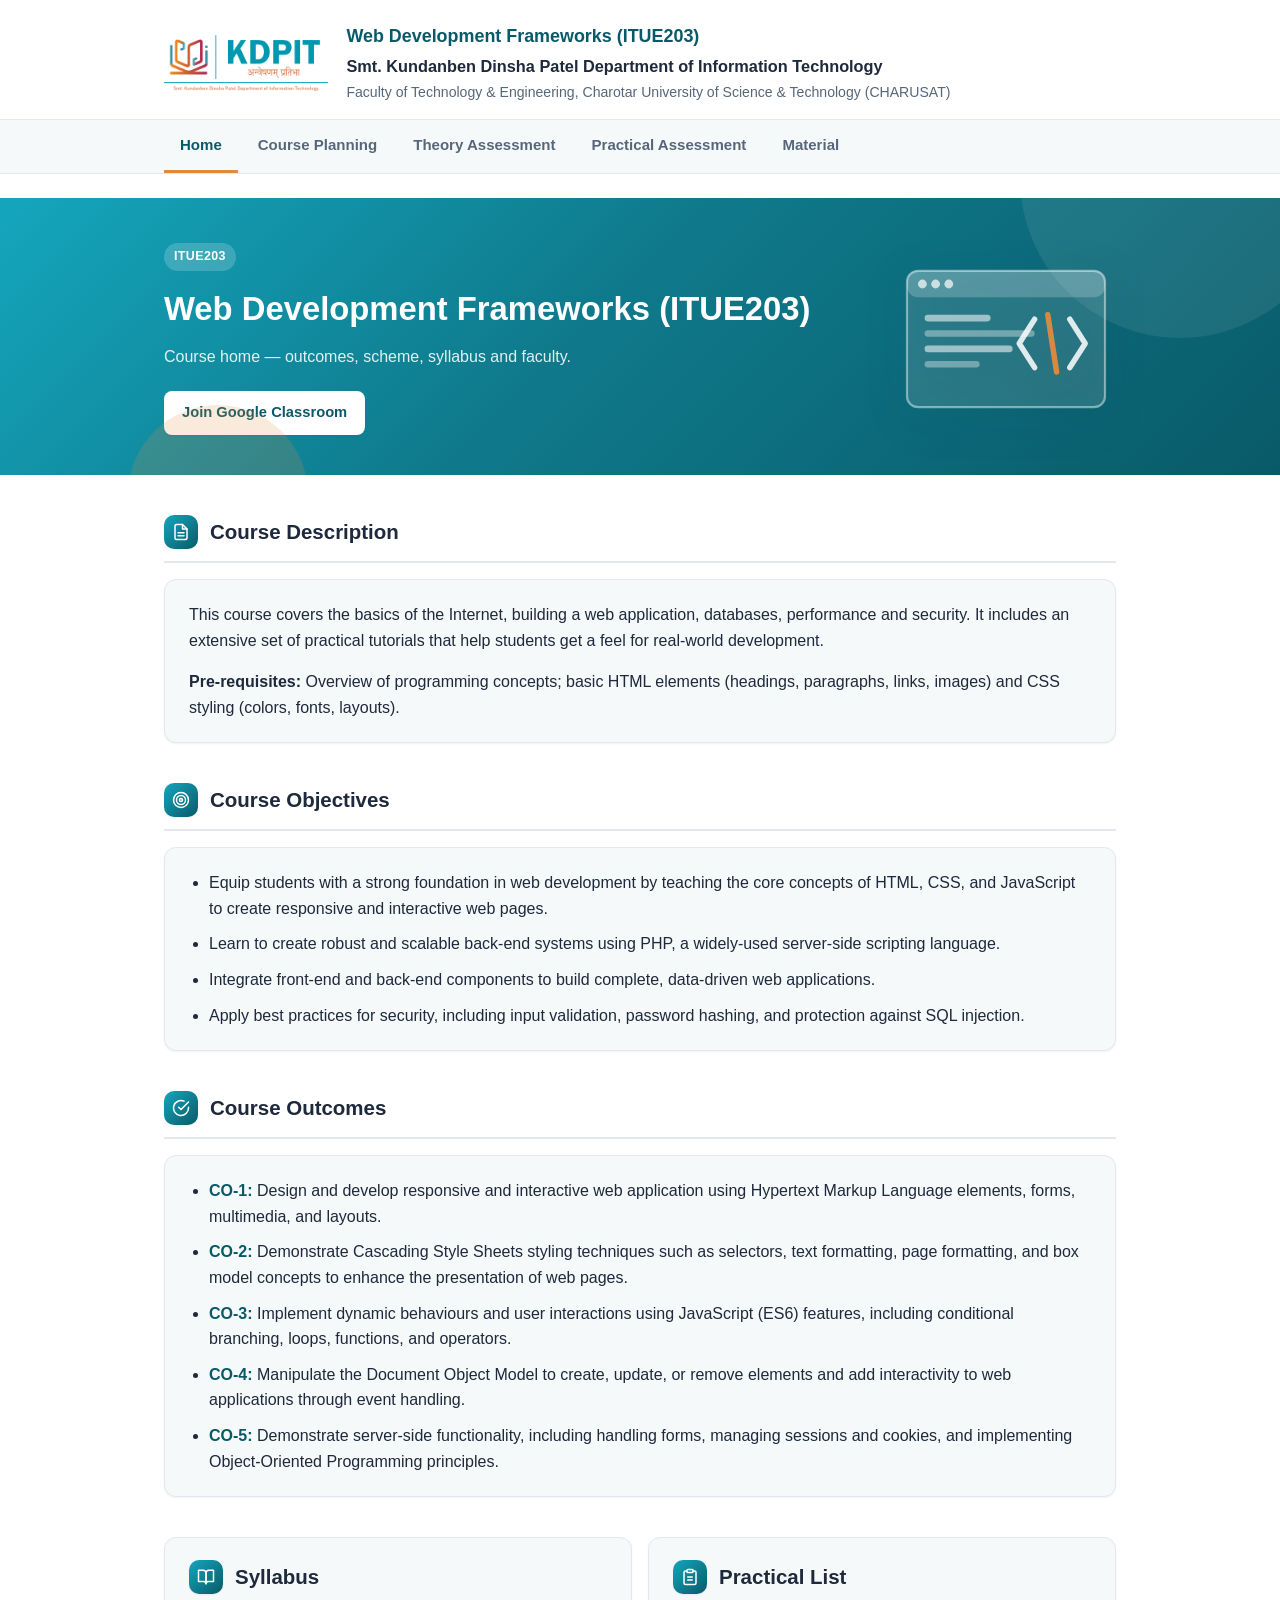
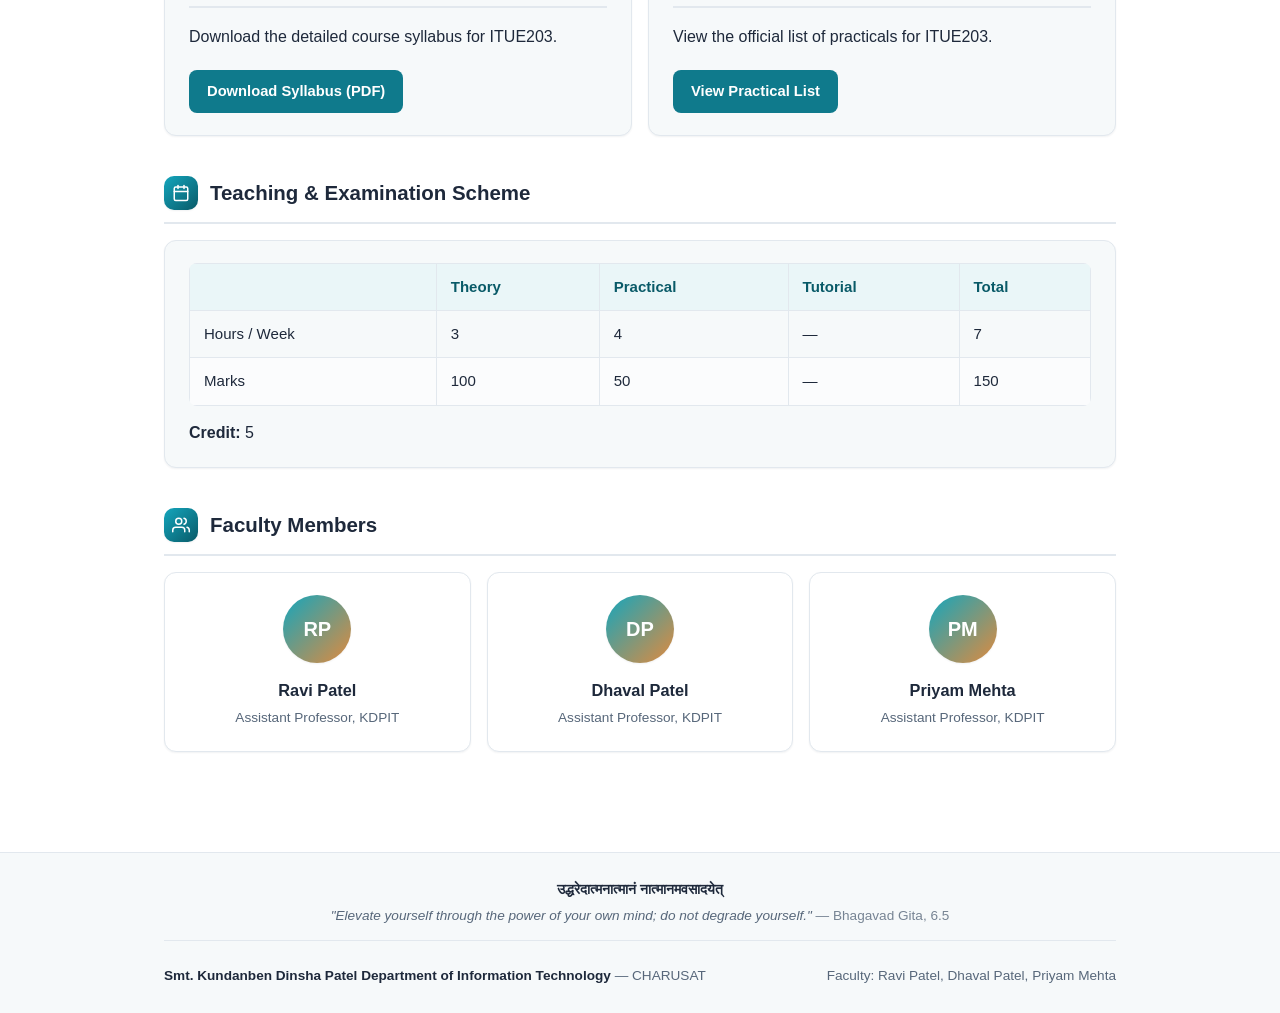
<file: index.html>
<!doctype html>
<html lang="en">
  <head>
    <meta charset="UTF-8" />
    <meta name="viewport" content="width=device-width, initial-scale=1.0" />
    <title>WDF (ITUE203) — Web Development Frameworks | KDPIT, CHARUSAT</title>
    <meta
      name="description"
      content="Course site for Web Development Frameworks (ITUE203) — Smt. Kundanben Dinsha Patel Department of Information Technology, CHARUSAT."
    />
    <link rel="icon" href="assets/logo.png" />
    <link rel="stylesheet" href="css/style.css" />
  </head>
  <body>
    <header class="site-header">
      <div class="brand-bar">
        <img src="assets/logo.png" alt="KDPIT logo" class="logo" />
        <div class="brand-text">
          <p class="course-title">Web Development Frameworks (ITUE203)</p>
          <p class="dept">
            Smt. Kundanben Dinsha Patel Department of Information Technology
          </p>
          <p class="univ">
            Faculty of Technology &amp; Engineering, Charotar University of
            Science &amp; Technology (CHARUSAT)
          </p>
        </div>
      </div>
      <nav class="site-nav">
        <div class="container">
          <a href="index.html" class="active">Home</a>
          <a href="course-planning.html">Course Planning</a>
          <a href="theory-assessment.html">Theory Assessment</a>
          <a href="practical-assessment.html">Practical Assessment</a>
          <a href="material.html">Material</a>
        </div>
      </nav>
    </header>

    <main>
      <section class="page-hero">
        <div class="container hero-inner">
          <div class="hero-text">
            <span class="subject-code">ITUE203</span>
            <h1>Web Development Frameworks (ITUE203)</h1>
            <p class="tagline">
              Course home — outcomes, scheme, syllabus and faculty.
            </p>
            <a
              href="https://classroom.google.com/c/ODY4OTUxNDg3OTIw"
              class="btn"
              target="_blank"
              rel="noopener"
              >Join Google Classroom</a
            >
          </div>
          <div class="hero-art">
            <svg viewBox="0 0 200 160" xmlns="http://www.w3.org/2000/svg">
              <rect
                x="10"
                y="18"
                width="180"
                height="124"
                rx="10"
                fill="rgba(255,255,255,0.12)"
                stroke="rgba(255,255,255,0.45)"
                stroke-width="2"
              />
              <rect
                x="10"
                y="18"
                width="180"
                height="24"
                rx="10"
                fill="rgba(255,255,255,0.2)"
              />
              <circle cx="24" cy="30" r="4" fill="#fff" opacity="0.7" />
              <circle cx="36" cy="30" r="4" fill="#fff" opacity="0.7" />
              <circle cx="48" cy="30" r="4" fill="#fff" opacity="0.7" />
              <rect
                x="26"
                y="58"
                width="60"
                height="6"
                rx="3"
                fill="#fff"
                opacity="0.55"
              />
              <rect
                x="26"
                y="72"
                width="100"
                height="6"
                rx="3"
                fill="#fff"
                opacity="0.35"
              />
              <rect
                x="26"
                y="86"
                width="80"
                height="6"
                rx="3"
                fill="#fff"
                opacity="0.55"
              />
              <rect
                x="26"
                y="100"
                width="50"
                height="6"
                rx="3"
                fill="#fff"
                opacity="0.35"
              />
              <path
                d="M126 62 L112 84 L126 106"
                stroke="#fff"
                stroke-width="5"
                fill="none"
                stroke-linecap="round"
                stroke-linejoin="round"
                opacity="0.85"
              />
              <path
                d="M158 62 L172 84 L158 106"
                stroke="#fff"
                stroke-width="5"
                fill="none"
                stroke-linecap="round"
                stroke-linejoin="round"
                opacity="0.85"
              />
              <line
                x1="146"
                y1="110"
                x2="138"
                y2="58"
                stroke="#e08a3e"
                stroke-width="5"
                stroke-linecap="round"
                opacity="0.95"
              />
            </svg>
          </div>
        </div>
      </section>

      <div class="container">
        <section class="block">
          <h2>
            <span class="h2-icon"
              ><svg
                viewBox="0 0 24 24"
                fill="none"
                stroke="currentColor"
                stroke-width="2"
                stroke-linecap="round"
                stroke-linejoin="round"
              >
                <path
                  d="M14 2H6a2 2 0 0 0-2 2v16a2 2 0 0 0 2 2h12a2 2 0 0 0 2-2V8z"
                />
                <polyline points="14 2 14 8 20 8" />
                <line x1="16" y1="13" x2="8" y2="13" />
                <line x1="16" y1="17" x2="8" y2="17" /></svg></span
            >Course Description
          </h2>
          <div class="card">
            <p style="margin-top: 0">
              This course covers the basics of the Internet, building a web
              application, databases, performance and security. It includes an
              extensive set of practical tutorials that help students get a feel
              for real-world development.
            </p>
            <p style="margin: 14px 0 0">
              <b>Pre-requisites:</b> Overview of programming concepts; basic
              HTML elements (headings, paragraphs, links, images) and CSS
              styling (colors, fonts, layouts).
            </p>
          </div>
        </section>

        <section class="block">
          <h2>
            <span class="h2-icon"
              ><svg
                viewBox="0 0 24 24"
                fill="none"
                stroke="currentColor"
                stroke-width="2"
                stroke-linecap="round"
                stroke-linejoin="round"
              >
                <circle cx="12" cy="12" r="10" />
                <circle cx="12" cy="12" r="6" />
                <circle cx="12" cy="12" r="2" /></svg></span
            >Course Objectives
          </h2>
          <div class="card">
            <ul class="co-list">
              <li>
                Equip students with a strong foundation in web development by
                teaching the core concepts of HTML, CSS, and JavaScript to
                create responsive and interactive web pages.
              </li>
              <li>
                Learn to create robust and scalable back-end systems using PHP,
                a widely-used server-side scripting language.
              </li>
              <li>
                Integrate front-end and back-end components to build complete,
                data-driven web applications.
              </li>
              <li>
                Apply best practices for security, including input validation,
                password hashing, and protection against SQL injection.
              </li>
            </ul>
          </div>
        </section>

        <section class="block">
          <h2>
            <span class="h2-icon"
              ><svg
                viewBox="0 0 24 24"
                fill="none"
                stroke="currentColor"
                stroke-width="2"
                stroke-linecap="round"
                stroke-linejoin="round"
              >
                <path d="M22 11.08V12a10 10 0 1 1-5.93-9.14" />
                <polyline points="22 4 12 14.01 9 11.01" /></svg></span
            >Course Outcomes
          </h2>
          <div class="card">
            <ul class="co-list">
              <li>
                <b>CO-1:</b> Design and develop responsive and interactive web
                application using Hypertext Markup Language elements, forms,
                multimedia, and layouts.
              </li>
              <li>
                <b>CO-2:</b> Demonstrate Cascading Style Sheets styling
                techniques such as selectors, text formatting, page formatting,
                and box model concepts to enhance the presentation of web pages.
              </li>
              <li>
                <b>CO-3:</b> Implement dynamic behaviours and user interactions
                using JavaScript (ES6) features, including conditional
                branching, loops, functions, and operators.
              </li>
              <li>
                <b>CO-4:</b> Manipulate the Document Object Model to create,
                update, or remove elements and add interactivity to web
                applications through event handling.
              </li>
              <li>
                <b>CO-5:</b> Demonstrate server-side functionality, including
                handling forms, managing sessions and cookies, and implementing
                Object-Oriented Programming principles.
              </li>
            </ul>
          </div>
        </section>

        <section class="block">
          <div class="two-col">
            <div class="card">
              <h2>
                <span class="h2-icon"
                  ><svg
                    viewBox="0 0 24 24"
                    fill="none"
                    stroke="currentColor"
                    stroke-width="2"
                    stroke-linecap="round"
                    stroke-linejoin="round"
                  >
                    <path d="M2 3h6a4 4 0 0 1 4 4v14a3 3 0 0 0-3-3H2z" />
                    <path
                      d="M22 3h-6a4 4 0 0 0-4 4v14a3 3 0 0 1 3-3h7z"
                    /></svg></span
                >Syllabus
              </h2>
              <p style="margin-top: 0">
                Download the detailed course syllabus for ITUE203.
              </p>
              <a
                href="assets/WDF-Syllabus.pdf"
                class="btn"
                target="_blank"
                rel="noopener"
                >Download Syllabus (PDF)</a
              >
            </div>
            <div class="card">
              <h2>
                <span class="h2-icon"
                  ><svg
                    viewBox="0 0 24 24"
                    fill="none"
                    stroke="currentColor"
                    stroke-width="2"
                    stroke-linecap="round"
                    stroke-linejoin="round"
                  >
                    <rect x="8" y="2" width="8" height="4" rx="1" ry="1" />
                    <path
                      d="M16 4h2a2 2 0 0 1 2 2v14a2 2 0 0 1-2 2H6a2 2 0 0 1-2-2V6a2 2 0 0 1 2-2h2"
                    />
                    <line x1="9" y1="12" x2="15" y2="12" />
                    <line x1="9" y1="16" x2="15" y2="16" /></svg></span
                >Practical List
              </h2>
              <p style="margin-top: 0">
                View the official list of practicals for ITUE203.
              </p>
              <a
                href="https://drive.google.com/file/d/17rnCZhY4sLlYD-LPH_Riq4RHTisFzmtE/view?usp=sharing"
                class="btn"
                target="_blank"
                rel="noopener"
                >View Practical List</a
              >
            </div>
          </div>
        </section>

        <section class="block">
          <h2>
            <span class="h2-icon"
              ><svg
                viewBox="0 0 24 24"
                fill="none"
                stroke="currentColor"
                stroke-width="2"
                stroke-linecap="round"
                stroke-linejoin="round"
              >
                <rect x="3" y="4" width="18" height="18" rx="2" ry="2" />
                <line x1="16" y1="2" x2="16" y2="6" />
                <line x1="8" y1="2" x2="8" y2="6" />
                <line x1="3" y1="10" x2="21" y2="10" /></svg></span
            >Teaching &amp; Examination Scheme
          </h2>
          <div class="card">
            <div class="table-scroll">
              <table class="simple">
                <thead>
                  <tr>
                    <th></th>
                    <th>Theory</th>
                    <th>Practical</th>
                    <th>Tutorial</th>
                    <th>Total</th>
                  </tr>
                </thead>
                <tbody>
                  <tr>
                    <td>Hours / Week</td>
                    <td>3</td>
                    <td>4</td>
                    <td>—</td>
                    <td>7</td>
                  </tr>
                  <tr>
                    <td>Marks</td>
                    <td>100</td>
                    <td>50</td>
                    <td>—</td>
                    <td>150</td>
                  </tr>
                </tbody>
              </table>
            </div>
            <p style="margin: 14px 0 0"><b>Credit:</b> 5</p>
          </div>
        </section>

        <section class="block">
          <h2>
            <span class="h2-icon"
              ><svg
                viewBox="0 0 24 24"
                fill="none"
                stroke="currentColor"
                stroke-width="2"
                stroke-linecap="round"
                stroke-linejoin="round"
              >
                <path d="M17 21v-2a4 4 0 0 0-4-4H5a4 4 0 0 0-4 4v2" />
                <circle cx="9" cy="7" r="4" />
                <path d="M23 21v-2a4 4 0 0 0-3-3.87" />
                <path d="M16 3.13a4 4 0 0 1 0 7.75" /></svg></span
            >Faculty Members
          </h2>
          <div class="faculty-grid">
            <div class="faculty-card">
              <div class="avatar">RP</div>
              <h3>Ravi Patel</h3>
              <p>Assistant Professor, KDPIT</p>
            </div>
            <div class="faculty-card">
              <div class="avatar">DP</div>
              <h3>Dhaval Patel</h3>
              <p>Assistant Professor, KDPIT</p>
            </div>
            <div class="faculty-card">
              <div class="avatar">PM</div>
              <h3>Priyam Mehta</h3>
              <p>Assistant Professor, KDPIT</p>
            </div>
          </div>
        </section>
      </div>
    </main>

    <footer class="site-footer">
      <div class="container">
        <p class="footer-quote">
          <span class="devanagari">उद्धरेदात्मनात्मानं नात्मानमवसादयेत्</span>
          "Elevate yourself through the power of your own mind; do not degrade yourself." <cite>— Bhagavad Gita, 6.5</cite>
        </p>
        <span
          ><strong
            >Smt. Kundanben Dinsha Patel Department of Information
            Technology</strong
          >
          — CHARUSAT</span
        >
        <span>Faculty: Ravi Patel, Dhaval Patel, Priyam Mehta</span>
      </div>
    </footer>
  </body>
</html>
</file>
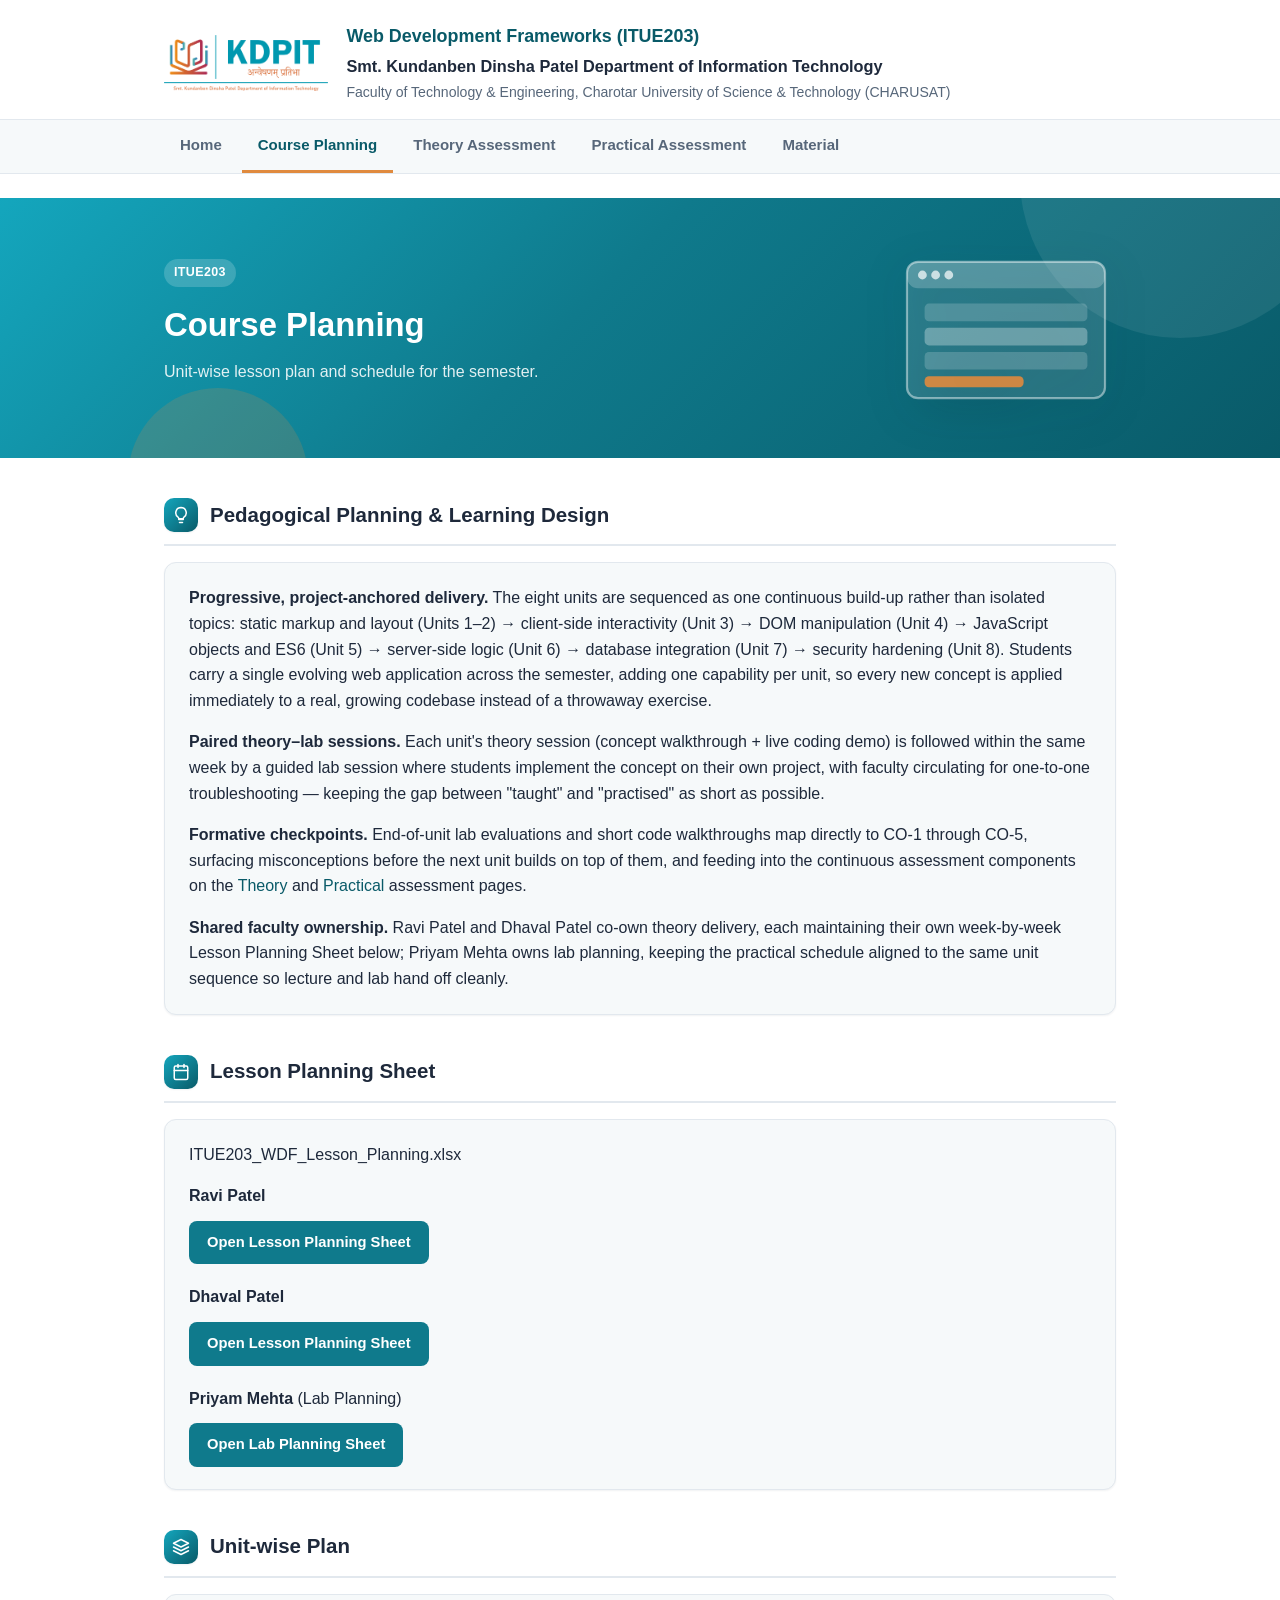
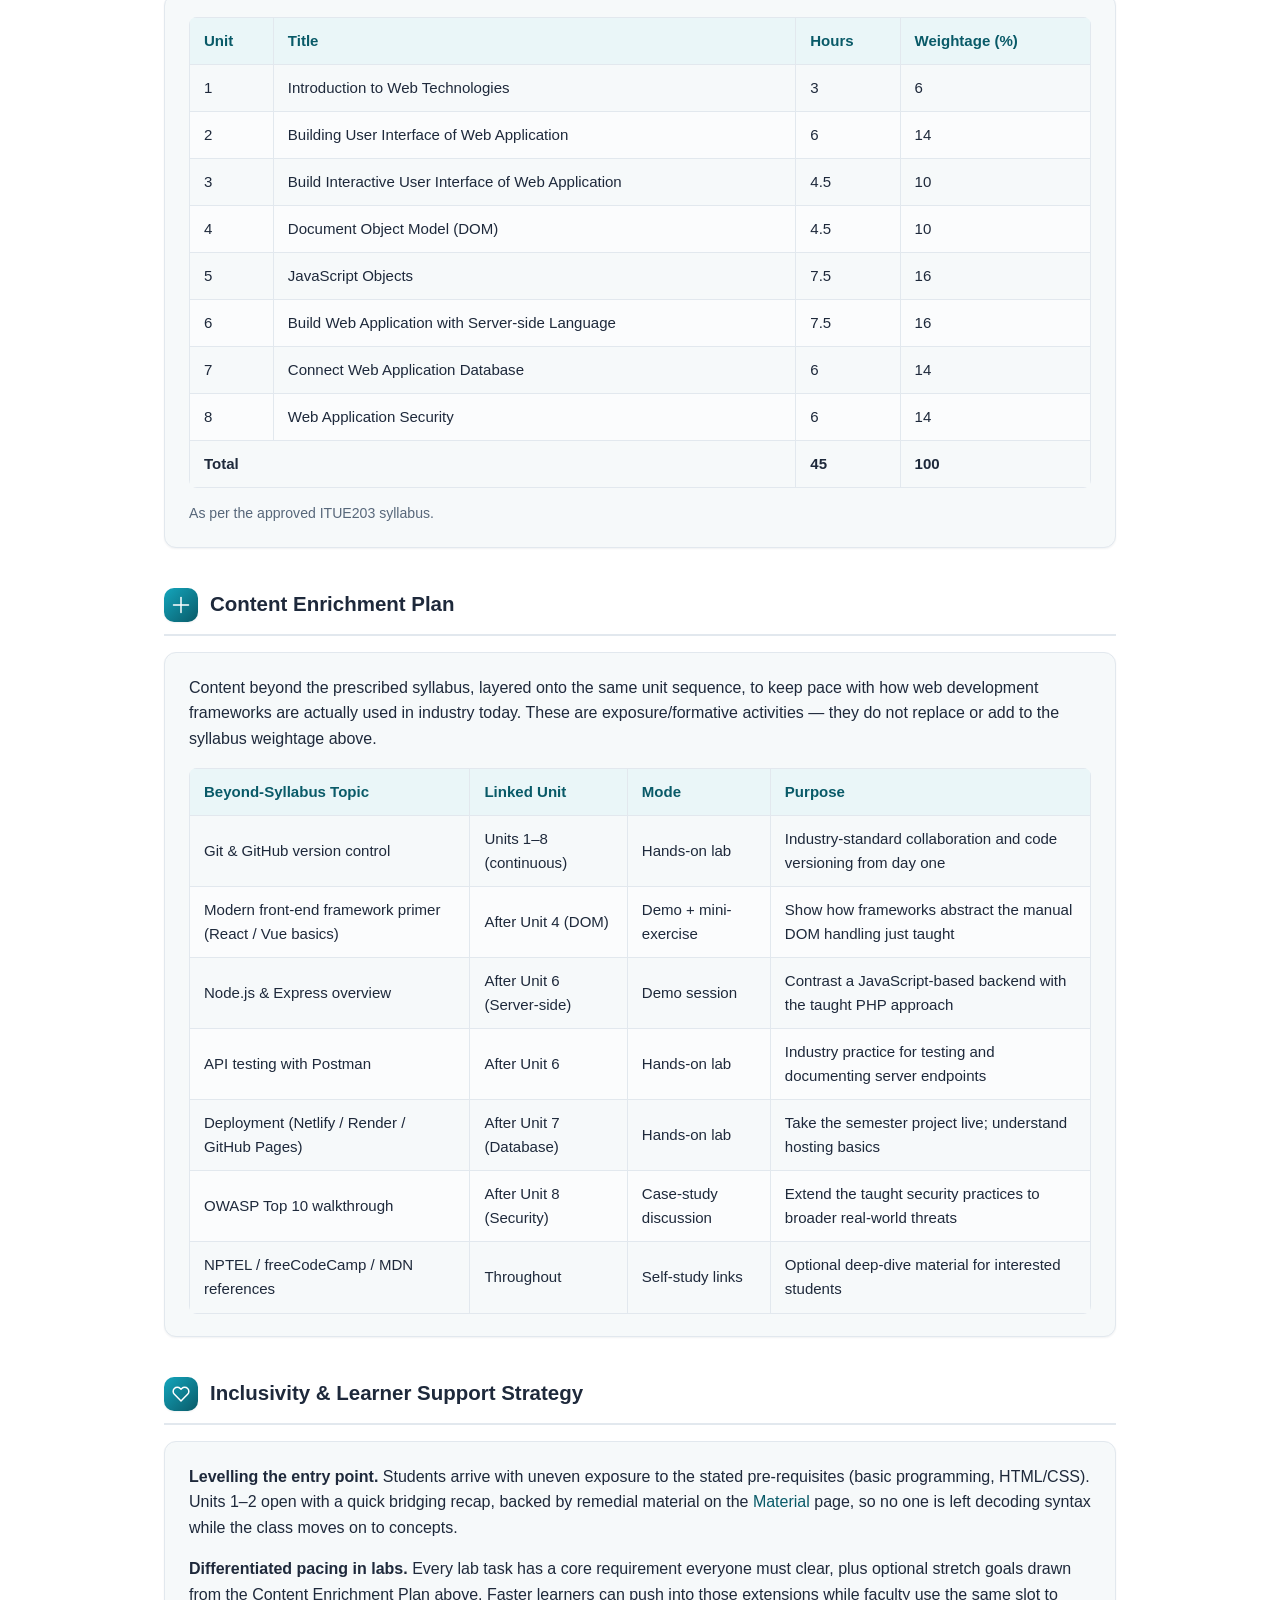
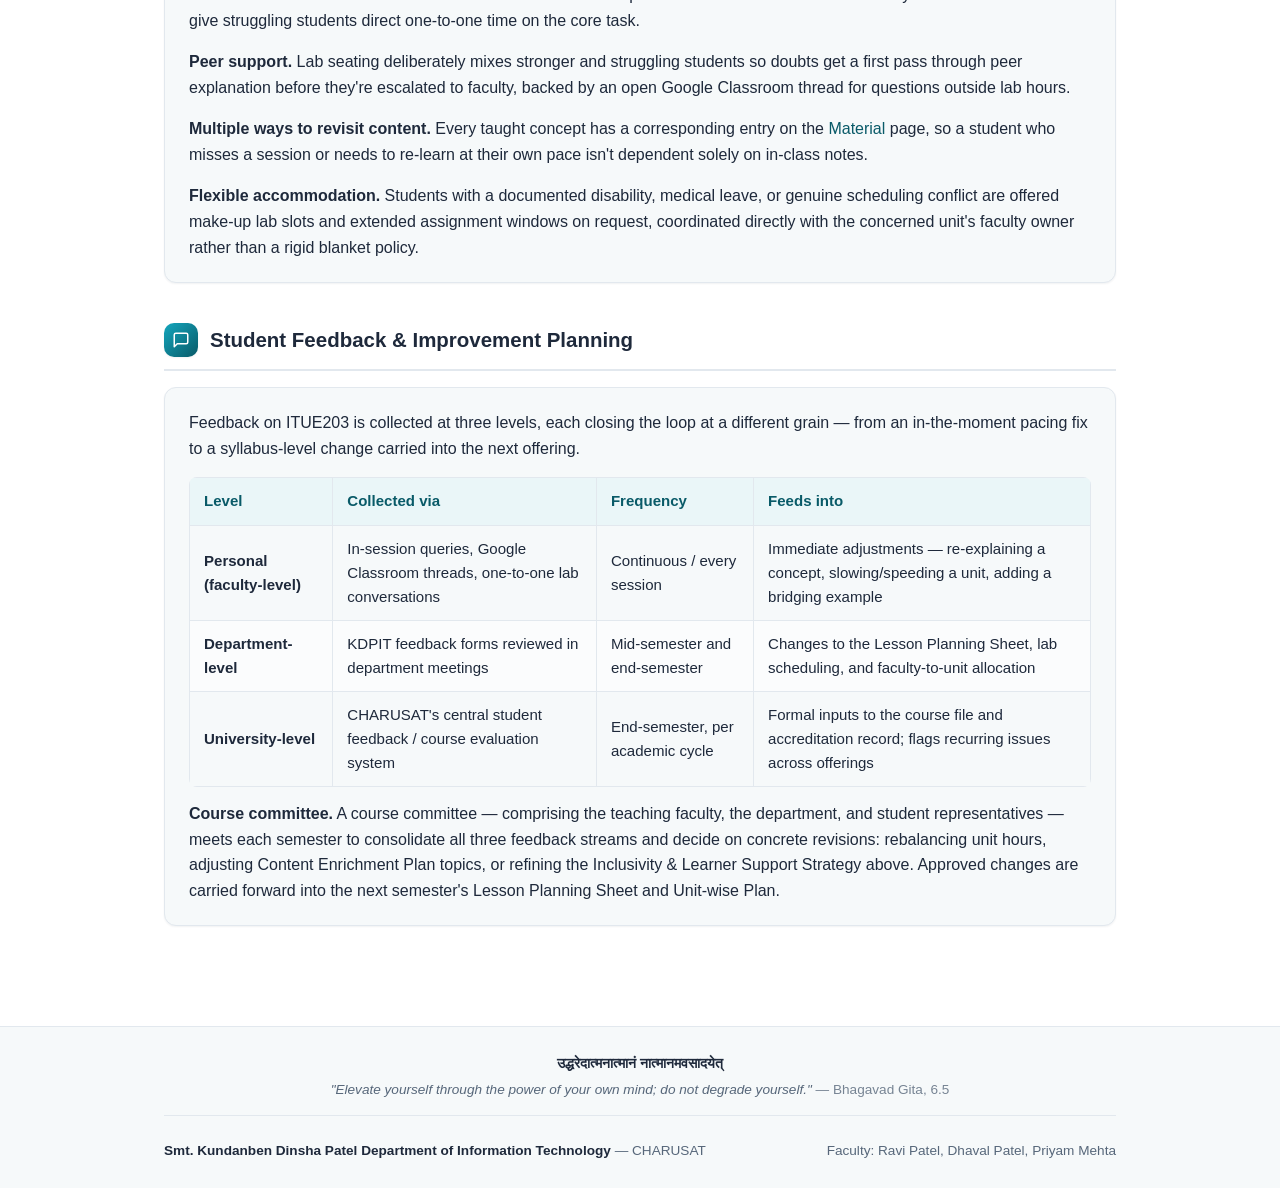
<file: course-planning.html>
<!DOCTYPE html>
<html lang="en">
<head>
<meta charset="UTF-8">
<meta name="viewport" content="width=device-width, initial-scale=1.0">
<title>Course Planning — WDF (ITUE203) | KDPIT, CHARUSAT</title>
<meta name="description" content="Unit-wise lesson planning for Web Development Frameworks (ITUE203).">
<link rel="icon" href="assets/logo.png">
<link rel="stylesheet" href="css/style.css">
</head>
<body>

<header class="site-header">
  <div class="brand-bar">
    <img src="assets/logo.png" alt="KDPIT logo" class="logo">
    <div class="brand-text">
      <p class="course-title">Web Development Frameworks (ITUE203)</p>
      <p class="dept">Smt. Kundanben Dinsha Patel Department of Information Technology</p>
      <p class="univ">Faculty of Technology &amp; Engineering, Charotar University of Science &amp; Technology (CHARUSAT)</p>
    </div>
  </div>
  <nav class="site-nav">
    <div class="container">
      <a href="index.html">Home</a>
      <a href="course-planning.html" class="active">Course Planning</a>
      <a href="theory-assessment.html">Theory Assessment</a>
      <a href="practical-assessment.html">Practical Assessment</a>
      <a href="material.html">Material</a>
    </div>
  </nav>
</header>

<main>

  <section class="page-hero">
    <div class="container hero-inner">
      <div class="hero-text">
        <span class="subject-code">ITUE203</span>
        <h1>Course Planning</h1>
        <p class="tagline">Unit-wise lesson plan and schedule for the semester.</p>
      </div>
      <div class="hero-art">
        <svg viewBox="0 0 200 160" xmlns="http://www.w3.org/2000/svg">
          <rect x="10" y="18" width="180" height="124" rx="10" fill="rgba(255,255,255,0.12)" stroke="rgba(255,255,255,0.45)" stroke-width="2"/>
          <rect x="10" y="18" width="180" height="24" rx="10" fill="rgba(255,255,255,0.2)"/>
          <circle cx="24" cy="30" r="4" fill="#fff" opacity="0.7"/>
          <circle cx="36" cy="30" r="4" fill="#fff" opacity="0.7"/>
          <circle cx="48" cy="30" r="4" fill="#fff" opacity="0.7"/>
          <rect x="26" y="56" width="148" height="16" rx="4" fill="#fff" opacity="0.18"/>
          <rect x="26" y="78" width="148" height="16" rx="4" fill="#fff" opacity="0.3"/>
          <rect x="26" y="100" width="148" height="16" rx="4" fill="#fff" opacity="0.18"/>
          <rect x="26" y="122" width="90" height="10" rx="4" fill="#e08a3e" opacity="0.9"/>
        </svg>
      </div>
    </div>
  </section>

  <div class="container">

    <section class="block">
      <h2><span class="h2-icon"><svg viewBox="0 0 24 24" fill="none" stroke="currentColor" stroke-width="2" stroke-linecap="round" stroke-linejoin="round"><path d="M9 18h6"/><path d="M10 22h4"/><path d="M12 2a7 7 0 0 0-4 12.7c.6.5 1 1.3 1 2.3h6c0-1 .4-1.8 1-2.3A7 7 0 0 0 12 2Z"/></svg></span>Pedagogical Planning &amp; Learning Design</h2>
      <div class="card">
        <p style="margin-top:0;"><strong>Progressive, project-anchored delivery.</strong> The eight units are sequenced as one continuous build-up rather than isolated topics: static markup and layout (Units 1–2) → client-side interactivity (Unit 3) → DOM manipulation (Unit 4) → JavaScript objects and ES6 (Unit 5) → server-side logic (Unit 6) → database integration (Unit 7) → security hardening (Unit 8). Students carry a single evolving web application across the semester, adding one capability per unit, so every new concept is applied immediately to a real, growing codebase instead of a throwaway exercise.</p>
        <p><strong>Paired theory–lab sessions.</strong> Each unit's theory session (concept walkthrough + live coding demo) is followed within the same week by a guided lab session where students implement the concept on their own project, with faculty circulating for one-to-one troubleshooting — keeping the gap between "taught" and "practised" as short as possible.</p>
        <p><strong>Formative checkpoints.</strong> End-of-unit lab evaluations and short code walkthroughs map directly to CO-1 through CO-5, surfacing misconceptions before the next unit builds on top of them, and feeding into the continuous assessment components on the <a href="theory-assessment.html">Theory</a> and <a href="practical-assessment.html">Practical</a> assessment pages.</p>
        <p style="margin-bottom:0;"><strong>Shared faculty ownership.</strong> Ravi Patel and Dhaval Patel co-own theory delivery, each maintaining their own week-by-week Lesson Planning Sheet below; Priyam Mehta owns lab planning, keeping the practical schedule aligned to the same unit sequence so lecture and lab hand off cleanly.</p>
      </div>
    </section>

    <section class="block">
      <h2><span class="h2-icon"><svg viewBox="0 0 24 24" fill="none" stroke="currentColor" stroke-width="2" stroke-linecap="round" stroke-linejoin="round"><rect x="3" y="4" width="18" height="18" rx="2" ry="2"/><line x1="16" y1="2" x2="16" y2="6"/><line x1="8" y1="2" x2="8" y2="6"/><line x1="3" y1="10" x2="21" y2="10"/></svg></span>Lesson Planning Sheet</h2>
      <div class="card">
        <p style="margin-top:0;">ITUE203_WDF_Lesson_Planning.xlsx</p>
        <p style="margin:0 0 8px;"><strong>Ravi Patel</strong></p>
        <a href="https://docs.google.com/spreadsheets/d/19KKbULI8DT70v8hNtjYeravoIyOedyleP9V-gzsD-1o/edit?usp=sharing" class="btn" target="_blank" rel="noopener">Open Lesson Planning Sheet</a>
        <p style="margin:20px 0 8px;"><strong>Dhaval Patel</strong></p>
        <a href="https://docs.google.com/spreadsheets/d/16VNxIA-rlbgmkGNSXLIhk4qQZ8W0EnYZwl4hesVJNmI/edit?gid=0#gid=0" class="btn" target="_blank" rel="noopener">Open Lesson Planning Sheet</a>
        <p style="margin:20px 0 8px;"><strong>Priyam Mehta</strong> (Lab Planning)</p>
        <a href="https://docs.google.com/spreadsheets/d/1of_cZj4dVM3R1axT0VR5HT2XGdqGxAOK/edit?gid=273151418#gid=273151418" class="btn" target="_blank" rel="noopener">Open Lab Planning Sheet</a>
      </div>
    </section>

    <section class="block">
      <h2><span class="h2-icon"><svg viewBox="0 0 24 24" fill="none" stroke="currentColor" stroke-width="2" stroke-linecap="round" stroke-linejoin="round"><polygon points="12 2 2 7 12 12 22 7 12 2"/><polyline points="2 17 12 22 22 17"/><polyline points="2 12 12 17 22 12"/></svg></span>Unit-wise Plan</h2>
      <div class="card">
        <div class="table-scroll">
          <table class="simple">
            <thead>
              <tr><th>Unit</th><th>Title</th><th>Hours</th><th>Weightage (%)</th></tr>
            </thead>
            <tbody>
              <tr><td>1</td><td>Introduction to Web Technologies</td><td>3</td><td>6</td></tr>
              <tr><td>2</td><td>Building User Interface of Web Application</td><td>6</td><td>14</td></tr>
              <tr><td>3</td><td>Build Interactive User Interface of Web Application</td><td>4.5</td><td>10</td></tr>
              <tr><td>4</td><td>Document Object Model (DOM)</td><td>4.5</td><td>10</td></tr>
              <tr><td>5</td><td>JavaScript Objects</td><td>7.5</td><td>16</td></tr>
              <tr><td>6</td><td>Build Web Application with Server-side Language</td><td>7.5</td><td>16</td></tr>
              <tr><td>7</td><td>Connect Web Application Database</td><td>6</td><td>14</td></tr>
              <tr><td>8</td><td>Web Application Security</td><td>6</td><td>14</td></tr>
              <tr><td colspan="2"><b>Total</b></td><td><b>45</b></td><td><b>100</b></td></tr>
            </tbody>
          </table>
        </div>
        <p style="margin:14px 0 0; color:var(--ink-soft); font-size:0.88rem;">As per the approved ITUE203 syllabus.</p>
      </div>
    </section>

    <section class="block">
      <h2><span class="h2-icon"><svg viewBox="0 0 24 24" fill="none" stroke="currentColor" stroke-width="2" stroke-linecap="round" stroke-linejoin="round"><path d="M12 2v20"/><path d="M2 12h20"/></svg></span>Content Enrichment Plan</h2>
      <div class="card">
        <p style="margin-top:0;">Content beyond the prescribed syllabus, layered onto the same unit sequence, to keep pace with how web development frameworks are actually used in industry today. These are exposure/formative activities — they do not replace or add to the syllabus weightage above.</p>
        <div class="table-scroll">
          <table class="simple">
            <thead>
              <tr><th>Beyond-Syllabus Topic</th><th>Linked Unit</th><th>Mode</th><th>Purpose</th></tr>
            </thead>
            <tbody>
              <tr><td>Git &amp; GitHub version control</td><td>Units 1–8 (continuous)</td><td>Hands-on lab</td><td>Industry-standard collaboration and code versioning from day one</td></tr>
              <tr><td>Modern front-end framework primer (React / Vue basics)</td><td>After Unit 4 (DOM)</td><td>Demo + mini-exercise</td><td>Show how frameworks abstract the manual DOM handling just taught</td></tr>
              <tr><td>Node.js &amp; Express overview</td><td>After Unit 6 (Server-side)</td><td>Demo session</td><td>Contrast a JavaScript-based backend with the taught PHP approach</td></tr>
              <tr><td>API testing with Postman</td><td>After Unit 6</td><td>Hands-on lab</td><td>Industry practice for testing and documenting server endpoints</td></tr>
              <tr><td>Deployment (Netlify / Render / GitHub Pages)</td><td>After Unit 7 (Database)</td><td>Hands-on lab</td><td>Take the semester project live; understand hosting basics</td></tr>
              <tr><td>OWASP Top 10 walkthrough</td><td>After Unit 8 (Security)</td><td>Case-study discussion</td><td>Extend the taught security practices to broader real-world threats</td></tr>
              <tr><td>NPTEL / freeCodeCamp / MDN references</td><td>Throughout</td><td>Self-study links</td><td>Optional deep-dive material for interested students</td></tr>
            </tbody>
          </table>
        </div>
      </div>
    </section>

    <section class="block">
      <h2><span class="h2-icon"><svg viewBox="0 0 24 24" fill="none" stroke="currentColor" stroke-width="2" stroke-linecap="round" stroke-linejoin="round"><path d="M20.84 4.61a5.5 5.5 0 0 0-7.78 0L12 5.67l-1.06-1.06a5.5 5.5 0 1 0-7.78 7.78l1.06 1.06L12 21.23l7.78-7.78 1.06-1.06a5.5 5.5 0 0 0 0-7.78z"/></svg></span>Inclusivity &amp; Learner Support Strategy</h2>
      <div class="card">
        <p style="margin-top:0;"><strong>Levelling the entry point.</strong> Students arrive with uneven exposure to the stated pre-requisites (basic programming, HTML/CSS). Units 1–2 open with a quick bridging recap, backed by remedial material on the <a href="material.html">Material</a> page, so no one is left decoding syntax while the class moves on to concepts.</p>
        <p><strong>Differentiated pacing in labs.</strong> Every lab task has a core requirement everyone must clear, plus optional stretch goals drawn from the Content Enrichment Plan above. Faster learners can push into those extensions while faculty use the same slot to give struggling students direct one-to-one time on the core task.</p>
        <p><strong>Peer support.</strong> Lab seating deliberately mixes stronger and struggling students so doubts get a first pass through peer explanation before they're escalated to faculty, backed by an open Google Classroom thread for questions outside lab hours.</p>
        <p><strong>Multiple ways to revisit content.</strong> Every taught concept has a corresponding entry on the <a href="material.html">Material</a> page, so a student who misses a session or needs to re-learn at their own pace isn't dependent solely on in-class notes.</p>
        <p style="margin-bottom:0;"><strong>Flexible accommodation.</strong> Students with a documented disability, medical leave, or genuine scheduling conflict are offered make-up lab slots and extended assignment windows on request, coordinated directly with the concerned unit's faculty owner rather than a rigid blanket policy.</p>
      </div>
    </section>

    <section class="block">
      <h2><span class="h2-icon"><svg viewBox="0 0 24 24" fill="none" stroke="currentColor" stroke-width="2" stroke-linecap="round" stroke-linejoin="round"><path d="M21 15a2 2 0 0 1-2 2H7l-4 4V5a2 2 0 0 1 2-2h14a2 2 0 0 1 2 2z"/></svg></span>Student Feedback &amp; Improvement Planning</h2>
      <div class="card">
        <p style="margin-top:0;">Feedback on ITUE203 is collected at three levels, each closing the loop at a different grain — from an in-the-moment pacing fix to a syllabus-level change carried into the next offering.</p>
        <div class="table-scroll">
          <table class="simple">
            <thead>
              <tr><th>Level</th><th>Collected via</th><th>Frequency</th><th>Feeds into</th></tr>
            </thead>
            <tbody>
              <tr><td><b>Personal (faculty-level)</b></td><td>In-session queries, Google Classroom threads, one-to-one lab conversations</td><td>Continuous / every session</td><td>Immediate adjustments — re-explaining a concept, slowing/speeding a unit, adding a bridging example</td></tr>
              <tr><td><b>Department-level</b></td><td>KDPIT feedback forms reviewed in department meetings</td><td>Mid-semester and end-semester</td><td>Changes to the Lesson Planning Sheet, lab scheduling, and faculty-to-unit allocation</td></tr>
              <tr><td><b>University-level</b></td><td>CHARUSAT's central student feedback / course evaluation system</td><td>End-semester, per academic cycle</td><td>Formal inputs to the course file and accreditation record; flags recurring issues across offerings</td></tr>
            </tbody>
          </table>
        </div>
        <p style="margin:14px 0 0;"><strong>Course committee.</strong> A course committee — comprising the teaching faculty, the department, and student representatives — meets each semester to consolidate all three feedback streams and decide on concrete revisions: rebalancing unit hours, adjusting Content Enrichment Plan topics, or refining the Inclusivity &amp; Learner Support Strategy above. Approved changes are carried forward into the next semester's Lesson Planning Sheet and Unit-wise Plan.</p>
      </div>
    </section>

  </div>
</main>

<footer class="site-footer">
  <div class="container">
    <p class="footer-quote">
      <span class="devanagari">उद्धरेदात्मनात्मानं नात्मानमवसादयेत्</span>
      "Elevate yourself through the power of your own mind; do not degrade yourself." <cite>— Bhagavad Gita, 6.5</cite>
    </p>
    <span><strong>Smt. Kundanben Dinsha Patel Department of Information Technology</strong> — CHARUSAT</span>
    <span>Faculty: Ravi Patel, Dhaval Patel, Priyam Mehta</span>
  </div>
</footer>

</body>
</html>
</file>
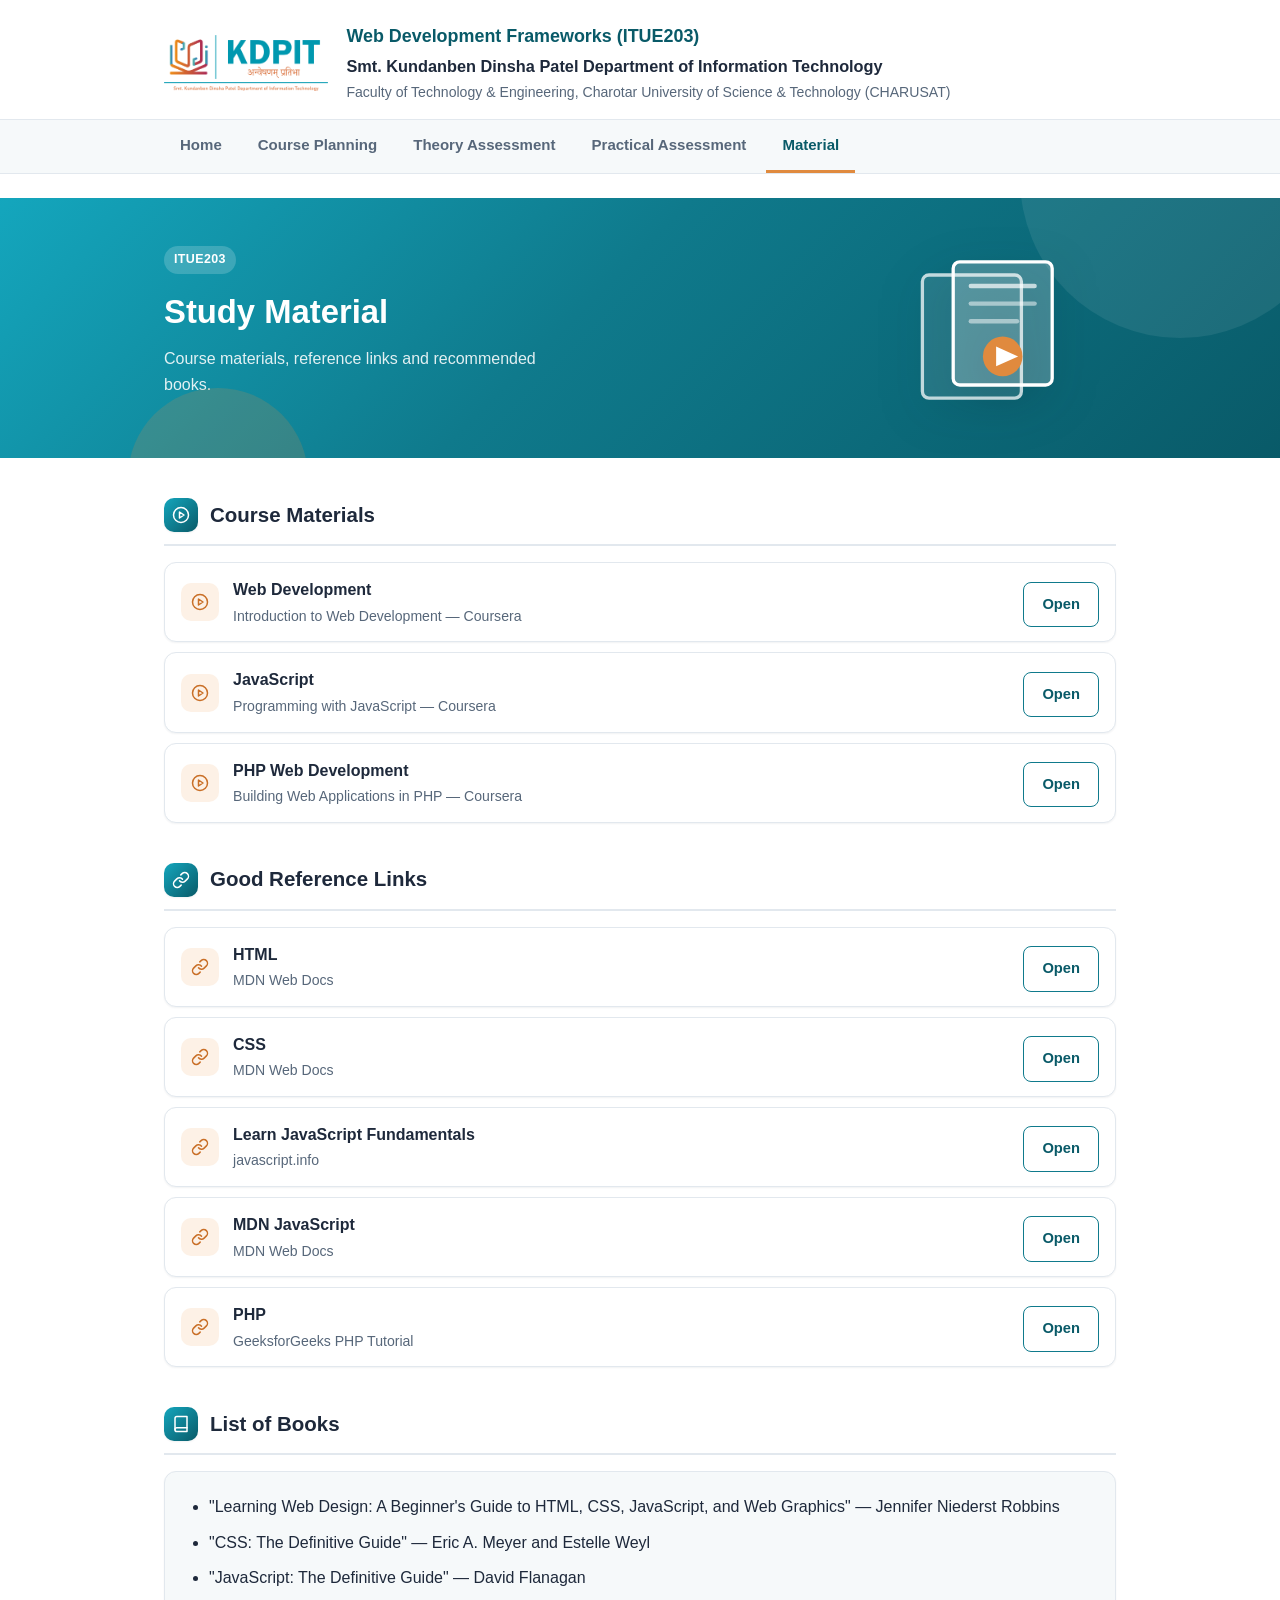
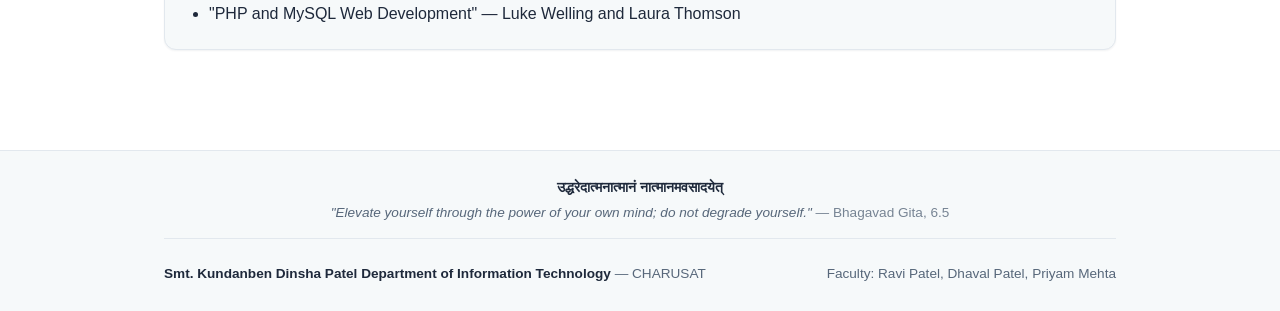
<file: material.html>
<!DOCTYPE html>
<html lang="en">
<head>
<meta charset="UTF-8">
<meta name="viewport" content="width=device-width, initial-scale=1.0">
<title>Material — WDF (ITUE203) | KDPIT, CHARUSAT</title>
<meta name="description" content="Study material, slides and reference links for Web Development Frameworks (ITUE203).">
<link rel="icon" href="assets/logo.png">
<link rel="stylesheet" href="css/style.css">
</head>
<body>

<header class="site-header">
  <div class="brand-bar">
    <img src="assets/logo.png" alt="KDPIT logo" class="logo">
    <div class="brand-text">
      <p class="course-title">Web Development Frameworks (ITUE203)</p>
      <p class="dept">Smt. Kundanben Dinsha Patel Department of Information Technology</p>
      <p class="univ">Faculty of Technology &amp; Engineering, Charotar University of Science &amp; Technology (CHARUSAT)</p>
    </div>
  </div>
  <nav class="site-nav">
    <div class="container">
      <a href="index.html">Home</a>
      <a href="course-planning.html">Course Planning</a>
      <a href="theory-assessment.html">Theory Assessment</a>
      <a href="practical-assessment.html">Practical Assessment</a>
      <a href="material.html" class="active">Material</a>
    </div>
  </nav>
</header>

<main>

  <section class="page-hero">
    <div class="container hero-inner">
      <div class="hero-text">
        <span class="subject-code">ITUE203</span>
        <h1>Study Material</h1>
        <p class="tagline">Course materials, reference links and recommended books.</p>
      </div>
      <div class="hero-art">
        <svg viewBox="0 0 200 160" xmlns="http://www.w3.org/2000/svg">
          <rect x="24" y="30" width="90" height="112" rx="6" fill="rgba(255,255,255,0.14)" stroke="#fff" stroke-width="3" opacity="0.75"/>
          <rect x="52" y="18" width="90" height="112" rx="6" fill="rgba(255,255,255,0.22)" stroke="#fff" stroke-width="3"/>
          <line x1="68" y1="40" x2="126" y2="40" stroke="#fff" stroke-width="4" stroke-linecap="round" opacity="0.7"/>
          <line x1="68" y1="56" x2="126" y2="56" stroke="#fff" stroke-width="4" stroke-linecap="round" opacity="0.5"/>
          <line x1="68" y1="72" x2="110" y2="72" stroke="#fff" stroke-width="4" stroke-linecap="round" opacity="0.5"/>
          <circle cx="97" cy="104" r="18" fill="#e08a3e"/>
          <polygon points="91 95 111 104 91 113" fill="#fff"/>
        </svg>
      </div>
    </div>
  </section>

  <div class="container">

    <section class="block">
      <h2><span class="h2-icon"><svg viewBox="0 0 24 24" fill="none" stroke="currentColor" stroke-width="2" stroke-linecap="round" stroke-linejoin="round"><circle cx="12" cy="12" r="10"/><polygon points="10 8 16 12 10 16 10 8"/></svg></span>Course Materials</h2>
      <ul class="resource-list">
        <li>
          <span class="r-icon"><svg viewBox="0 0 24 24" fill="none" stroke="currentColor" stroke-width="2" stroke-linecap="round" stroke-linejoin="round"><circle cx="12" cy="12" r="10"/><polygon points="10 8 16 12 10 16 10 8"/></svg></span>
          <div class="r-text">
            <div class="r-title">Web Development</div>
            <div class="r-desc">Introduction to Web Development — Coursera</div>
          </div>
          <a href="https://www.coursera.org/learn/introduction-to-web-development" class="btn secondary" target="_blank" rel="noopener">Open</a>
        </li>
        <li>
          <span class="r-icon"><svg viewBox="0 0 24 24" fill="none" stroke="currentColor" stroke-width="2" stroke-linecap="round" stroke-linejoin="round"><circle cx="12" cy="12" r="10"/><polygon points="10 8 16 12 10 16 10 8"/></svg></span>
          <div class="r-text">
            <div class="r-title">JavaScript</div>
            <div class="r-desc">Programming with JavaScript — Coursera</div>
          </div>
          <a href="https://www.coursera.org/learn/programming-with-javascript" class="btn secondary" target="_blank" rel="noopener">Open</a>
        </li>
        <li>
          <span class="r-icon"><svg viewBox="0 0 24 24" fill="none" stroke="currentColor" stroke-width="2" stroke-linecap="round" stroke-linejoin="round"><circle cx="12" cy="12" r="10"/><polygon points="10 8 16 12 10 16 10 8"/></svg></span>
          <div class="r-text">
            <div class="r-title">PHP Web Development</div>
            <div class="r-desc">Building Web Applications in PHP — Coursera</div>
          </div>
          <a href="https://www.coursera.org/learn/web-applications-php" class="btn secondary" target="_blank" rel="noopener">Open</a>
        </li>
      </ul>
    </section>

    <section class="block">
      <h2><span class="h2-icon"><svg viewBox="0 0 24 24" fill="none" stroke="currentColor" stroke-width="2" stroke-linecap="round" stroke-linejoin="round"><path d="M10 13a5 5 0 0 0 7.54.54l3-3a5 5 0 0 0-7.07-7.07l-1.72 1.71"/><path d="M14 11a5 5 0 0 0-7.54-.54l-3 3a5 5 0 0 0 7.07 7.07l1.71-1.71"/></svg></span>Good Reference Links</h2>
      <ul class="resource-list">
        <li>
          <span class="r-icon"><svg viewBox="0 0 24 24" fill="none" stroke="currentColor" stroke-width="2" stroke-linecap="round" stroke-linejoin="round"><path d="M10 13a5 5 0 0 0 7.54.54l3-3a5 5 0 0 0-7.07-7.07l-1.72 1.71"/><path d="M14 11a5 5 0 0 0-7.54-.54l-3 3a5 5 0 0 0 7.07 7.07l1.71-1.71"/></svg></span>
          <div class="r-text">
            <div class="r-title">HTML</div>
            <div class="r-desc">MDN Web Docs</div>
          </div>
          <a href="https://developer.mozilla.org/en-US/docs/Web/HTML" class="btn secondary" target="_blank" rel="noopener">Open</a>
        </li>
        <li>
          <span class="r-icon"><svg viewBox="0 0 24 24" fill="none" stroke="currentColor" stroke-width="2" stroke-linecap="round" stroke-linejoin="round"><path d="M10 13a5 5 0 0 0 7.54.54l3-3a5 5 0 0 0-7.07-7.07l-1.72 1.71"/><path d="M14 11a5 5 0 0 0-7.54-.54l-3 3a5 5 0 0 0 7.07 7.07l1.71-1.71"/></svg></span>
          <div class="r-text">
            <div class="r-title">CSS</div>
            <div class="r-desc">MDN Web Docs</div>
          </div>
          <a href="https://developer.mozilla.org/en-US/docs/Web/CSS" class="btn secondary" target="_blank" rel="noopener">Open</a>
        </li>
        <li>
          <span class="r-icon"><svg viewBox="0 0 24 24" fill="none" stroke="currentColor" stroke-width="2" stroke-linecap="round" stroke-linejoin="round"><path d="M10 13a5 5 0 0 0 7.54.54l3-3a5 5 0 0 0-7.07-7.07l-1.72 1.71"/><path d="M14 11a5 5 0 0 0-7.54-.54l-3 3a5 5 0 0 0 7.07 7.07l1.71-1.71"/></svg></span>
          <div class="r-text">
            <div class="r-title">Learn JavaScript Fundamentals</div>
            <div class="r-desc">javascript.info</div>
          </div>
          <a href="https://javascript.info/" class="btn secondary" target="_blank" rel="noopener">Open</a>
        </li>
        <li>
          <span class="r-icon"><svg viewBox="0 0 24 24" fill="none" stroke="currentColor" stroke-width="2" stroke-linecap="round" stroke-linejoin="round"><path d="M10 13a5 5 0 0 0 7.54.54l3-3a5 5 0 0 0-7.07-7.07l-1.72 1.71"/><path d="M14 11a5 5 0 0 0-7.54-.54l-3 3a5 5 0 0 0 7.07 7.07l1.71-1.71"/></svg></span>
          <div class="r-text">
            <div class="r-title">MDN JavaScript</div>
            <div class="r-desc">MDN Web Docs</div>
          </div>
          <a href="https://developer.mozilla.org/en-US/docs/Web/javascript" class="btn secondary" target="_blank" rel="noopener">Open</a>
        </li>
        <li>
          <span class="r-icon"><svg viewBox="0 0 24 24" fill="none" stroke="currentColor" stroke-width="2" stroke-linecap="round" stroke-linejoin="round"><path d="M10 13a5 5 0 0 0 7.54.54l3-3a5 5 0 0 0-7.07-7.07l-1.72 1.71"/><path d="M14 11a5 5 0 0 0-7.54-.54l-3 3a5 5 0 0 0 7.07 7.07l1.71-1.71"/></svg></span>
          <div class="r-text">
            <div class="r-title">PHP</div>
            <div class="r-desc">GeeksforGeeks PHP Tutorial</div>
          </div>
          <a href="https://www.geeksforgeeks.org/php/php-tutorial/" class="btn secondary" target="_blank" rel="noopener">Open</a>
        </li>
      </ul>
    </section>

    <section class="block">
      <h2><span class="h2-icon"><svg viewBox="0 0 24 24" fill="none" stroke="currentColor" stroke-width="2" stroke-linecap="round" stroke-linejoin="round"><path d="M4 19.5A2.5 2.5 0 0 1 6.5 17H20"/><path d="M6.5 2H20v20H6.5A2.5 2.5 0 0 1 4 19.5v-15A2.5 2.5 0 0 1 6.5 2z"/></svg></span>List of Books</h2>
      <div class="card">
        <ul class="co-list">
          <li>"Learning Web Design: A Beginner's Guide to HTML, CSS, JavaScript, and Web Graphics" — Jennifer Niederst Robbins</li>
          <li>"CSS: The Definitive Guide" — Eric A. Meyer and Estelle Weyl</li>
          <li>"JavaScript: The Definitive Guide" — David Flanagan</li>
          <li>"PHP and MySQL Web Development" — Luke Welling and Laura Thomson</li>
        </ul>
      </div>
    </section>

  </div>
</main>

<footer class="site-footer">
  <div class="container">
    <p class="footer-quote">
      <span class="devanagari">उद्धरेदात्मनात्मानं नात्मानमवसादयेत्</span>
      "Elevate yourself through the power of your own mind; do not degrade yourself." <cite>— Bhagavad Gita, 6.5</cite>
    </p>
    <span><strong>Smt. Kundanben Dinsha Patel Department of Information Technology</strong> — CHARUSAT</span>
    <span>Faculty: Ravi Patel, Dhaval Patel, Priyam Mehta</span>
  </div>
</footer>

</body>
</html>
</file>
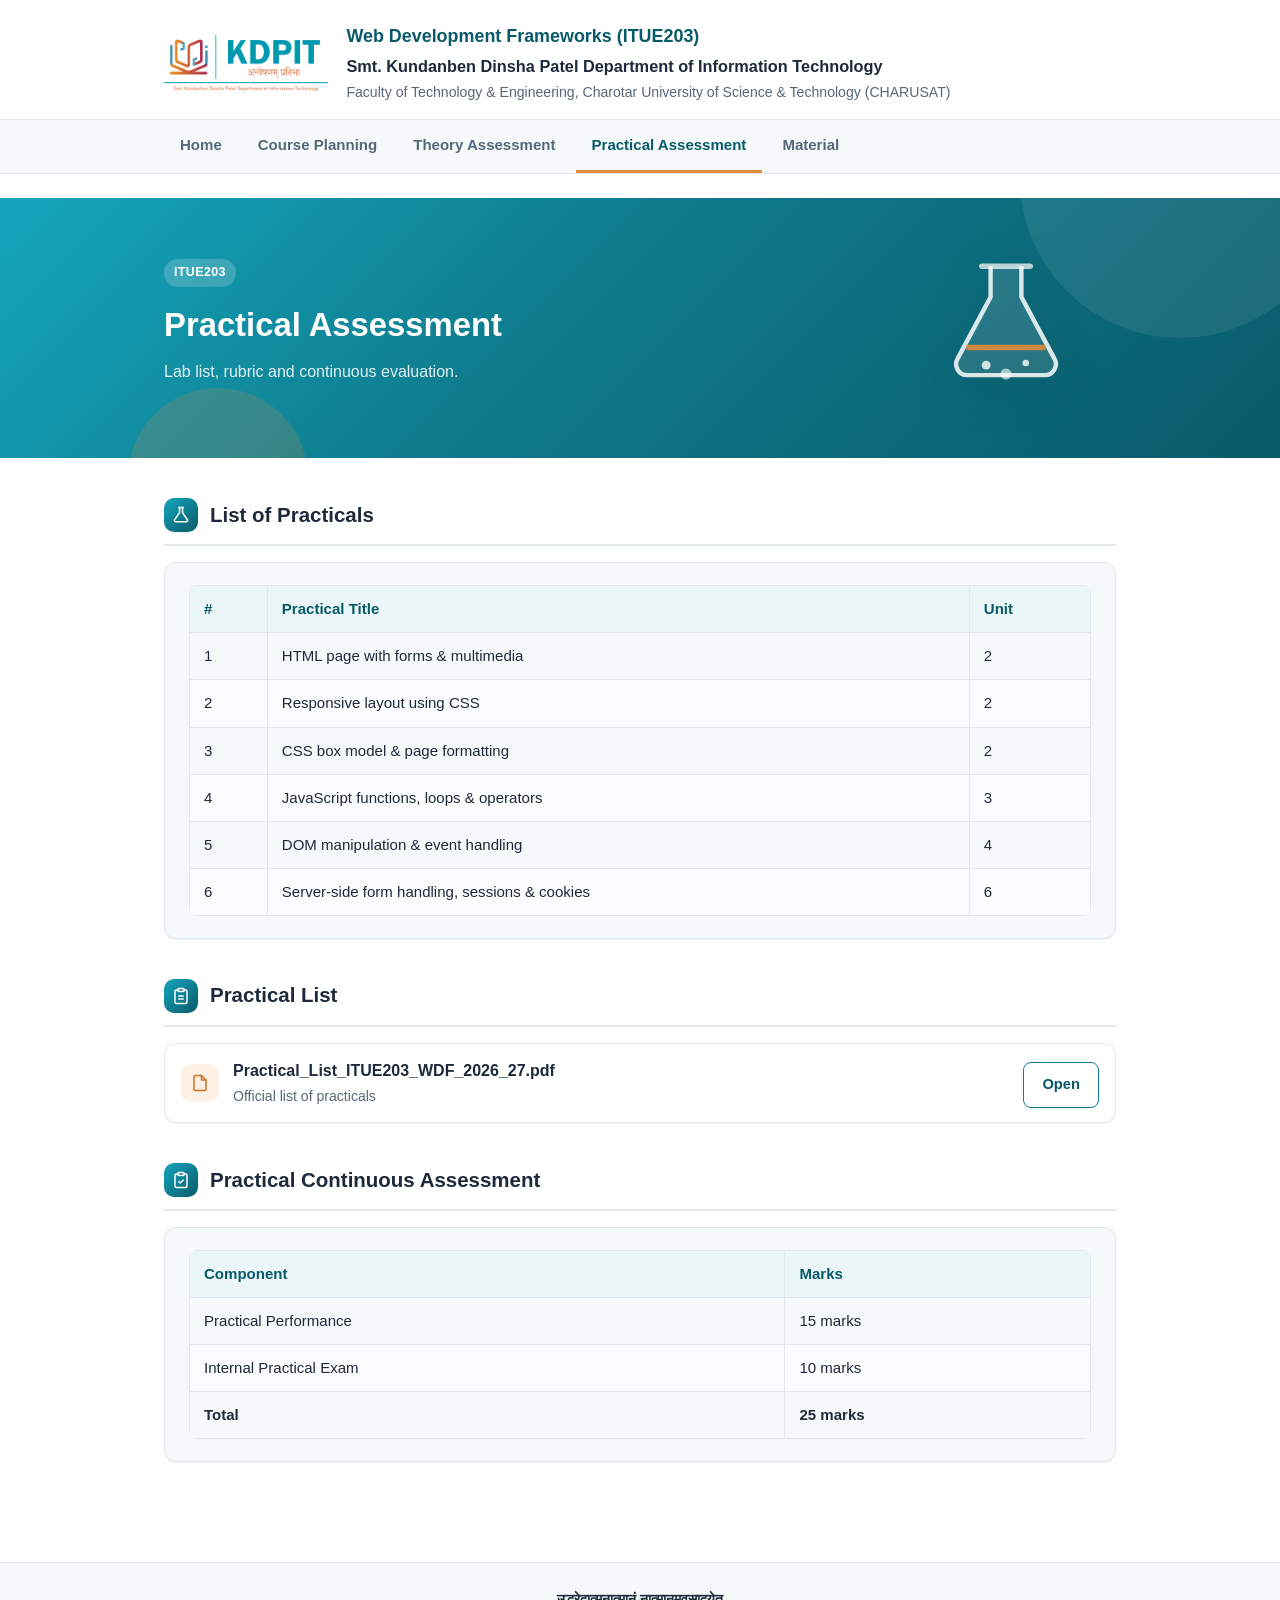
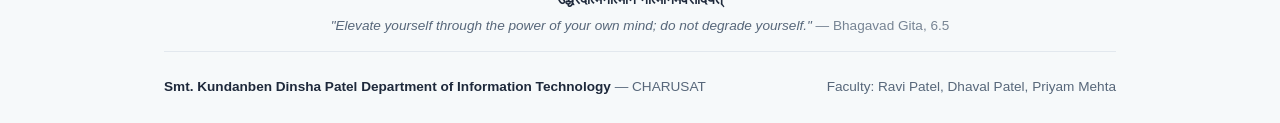
<file: practical-assessment.html>
<!DOCTYPE html>
<html lang="en">
<head>
<meta charset="UTF-8">
<meta name="viewport" content="width=device-width, initial-scale=1.0">
<title>Practical Assessment — WDF (ITUE203) | KDPIT, CHARUSAT</title>
<meta name="description" content="Practical / lab assessment list, rubric and schedule for Web Development Frameworks (ITUE203).">
<link rel="icon" href="assets/logo.png">
<link rel="stylesheet" href="css/style.css">
</head>
<body>

<header class="site-header">
  <div class="brand-bar">
    <img src="assets/logo.png" alt="KDPIT logo" class="logo">
    <div class="brand-text">
      <p class="course-title">Web Development Frameworks (ITUE203)</p>
      <p class="dept">Smt. Kundanben Dinsha Patel Department of Information Technology</p>
      <p class="univ">Faculty of Technology &amp; Engineering, Charotar University of Science &amp; Technology (CHARUSAT)</p>
    </div>
  </div>
  <nav class="site-nav">
    <div class="container">
      <a href="index.html">Home</a>
      <a href="course-planning.html">Course Planning</a>
      <a href="theory-assessment.html">Theory Assessment</a>
      <a href="practical-assessment.html" class="active">Practical Assessment</a>
      <a href="material.html">Material</a>
    </div>
  </nav>
</header>

<main>

  <section class="page-hero">
    <div class="container hero-inner">
      <div class="hero-text">
        <span class="subject-code">ITUE203</span>
        <h1>Practical Assessment</h1>
        <p class="tagline">Lab list, rubric and continuous evaluation.</p>
      </div>
      <div class="hero-art">
        <svg viewBox="0 0 200 160" xmlns="http://www.w3.org/2000/svg">
          <path d="M78 22h44" stroke="#fff" stroke-width="5" stroke-linecap="round" opacity="0.7"/>
          <path d="M86 22v28l-30 56a10 10 0 0 0 9 15h70a10 10 0 0 0 9-15l-30-56V22" fill="rgba(255,255,255,0.14)" stroke="#fff" stroke-width="4" stroke-linejoin="round" opacity="0.85"/>
          <path d="M64 96h72" stroke="#e08a3e" stroke-width="5" opacity="0.9"/>
          <circle cx="82" cy="112" r="4" fill="#fff" opacity="0.8"/>
          <circle cx="100" cy="120" r="5" fill="#fff" opacity="0.6"/>
          <circle cx="118" cy="110" r="3" fill="#fff" opacity="0.8"/>
        </svg>
      </div>
    </div>
  </section>

  <div class="container">

    <section class="block">
      <h2><span class="h2-icon"><svg viewBox="0 0 24 24" fill="none" stroke="currentColor" stroke-width="2" stroke-linecap="round" stroke-linejoin="round"><path d="M9 2h6"/><path d="M10 2v6.34a2 2 0 0 1-.4 1.2L4.14 17.4A2 2 0 0 0 5.74 21h12.52a2 2 0 0 0 1.6-3.6l-5.46-7.86A2 2 0 0 1 14 8.34V2"/></svg></span>List of Practicals</h2>
      <div class="card">
        <div class="table-scroll">
          <table class="simple">
            <thead>
              <tr><th>#</th><th>Practical Title</th><th>Unit</th></tr>
            </thead>
            <tbody>
              <tr><td>1</td><td>HTML page with forms &amp; multimedia</td><td>2</td></tr>
              <tr><td>2</td><td>Responsive layout using CSS</td><td>2</td></tr>
              <tr><td>3</td><td>CSS box model &amp; page formatting</td><td>2</td></tr>
              <tr><td>4</td><td>JavaScript functions, loops &amp; operators</td><td>3</td></tr>
              <tr><td>5</td><td>DOM manipulation &amp; event handling</td><td>4</td></tr>
              <tr><td>6</td><td>Server-side form handling, sessions &amp; cookies</td><td>6</td></tr>
            </tbody>
          </table>
        </div>
      </div>
    </section>

    <section class="block">
      <h2><span class="h2-icon"><svg viewBox="0 0 24 24" fill="none" stroke="currentColor" stroke-width="2" stroke-linecap="round" stroke-linejoin="round"><rect x="8" y="2" width="8" height="4" rx="1" ry="1"/><path d="M16 4h2a2 2 0 0 1 2 2v14a2 2 0 0 1-2 2H6a2 2 0 0 1-2-2V6a2 2 0 0 1 2-2h2"/><line x1="9" y1="12" x2="15" y2="12"/><line x1="9" y1="16" x2="15" y2="16"/></svg></span>Practical List</h2>
      <ul class="resource-list">
        <li>
          <span class="r-icon"><svg viewBox="0 0 24 24" fill="none" stroke="currentColor" stroke-width="2" stroke-linecap="round" stroke-linejoin="round"><path d="M14 2H6a2 2 0 0 0-2 2v16a2 2 0 0 0 2 2h12a2 2 0 0 0 2-2V8z"/><polyline points="14 2 14 8 20 8"/></svg></span>
          <div class="r-text">
            <div class="r-title">Practical_List_ITUE203_WDF_2026_27.pdf</div>
            <div class="r-desc">Official list of practicals</div>
          </div>
          <a href="https://drive.google.com/file/d/17rnCZhY4sLlYD-LPH_Riq4RHTisFzmtE/view?usp=sharing" class="btn secondary" target="_blank" rel="noopener">Open</a>
        </li>
      </ul>
    </section>

    <section class="block">
      <h2><span class="h2-icon"><svg viewBox="0 0 24 24" fill="none" stroke="currentColor" stroke-width="2" stroke-linecap="round" stroke-linejoin="round"><rect x="8" y="2" width="8" height="4" rx="1" ry="1"/><path d="M16 4h2a2 2 0 0 1 2 2v14a2 2 0 0 1-2 2H6a2 2 0 0 1-2-2V6a2 2 0 0 1 2-2h2"/><polyline points="9 14 11 16 15 12"/></svg></span>Practical Continuous Assessment</h2>
      <div class="card">
        <div class="table-scroll">
          <table class="simple">
            <thead>
              <tr><th>Component</th><th>Marks</th></tr>
            </thead>
            <tbody>
              <tr><td>Practical Performance</td><td>15 marks</td></tr>
              <tr><td>Internal Practical Exam</td><td>10 marks</td></tr>
              <tr><td><b>Total</b></td><td><b>25 marks</b></td></tr>
            </tbody>
          </table>
        </div>
      </div>
    </section>

  </div>
</main>

<footer class="site-footer">
  <div class="container">
    <p class="footer-quote">
      <span class="devanagari">उद्धरेदात्मनात्मानं नात्मानमवसादयेत्</span>
      "Elevate yourself through the power of your own mind; do not degrade yourself." <cite>— Bhagavad Gita, 6.5</cite>
    </p>
    <span><strong>Smt. Kundanben Dinsha Patel Department of Information Technology</strong> — CHARUSAT</span>
    <span>Faculty: Ravi Patel, Dhaval Patel, Priyam Mehta</span>
  </div>
</footer>

</body>
</html>
</file>
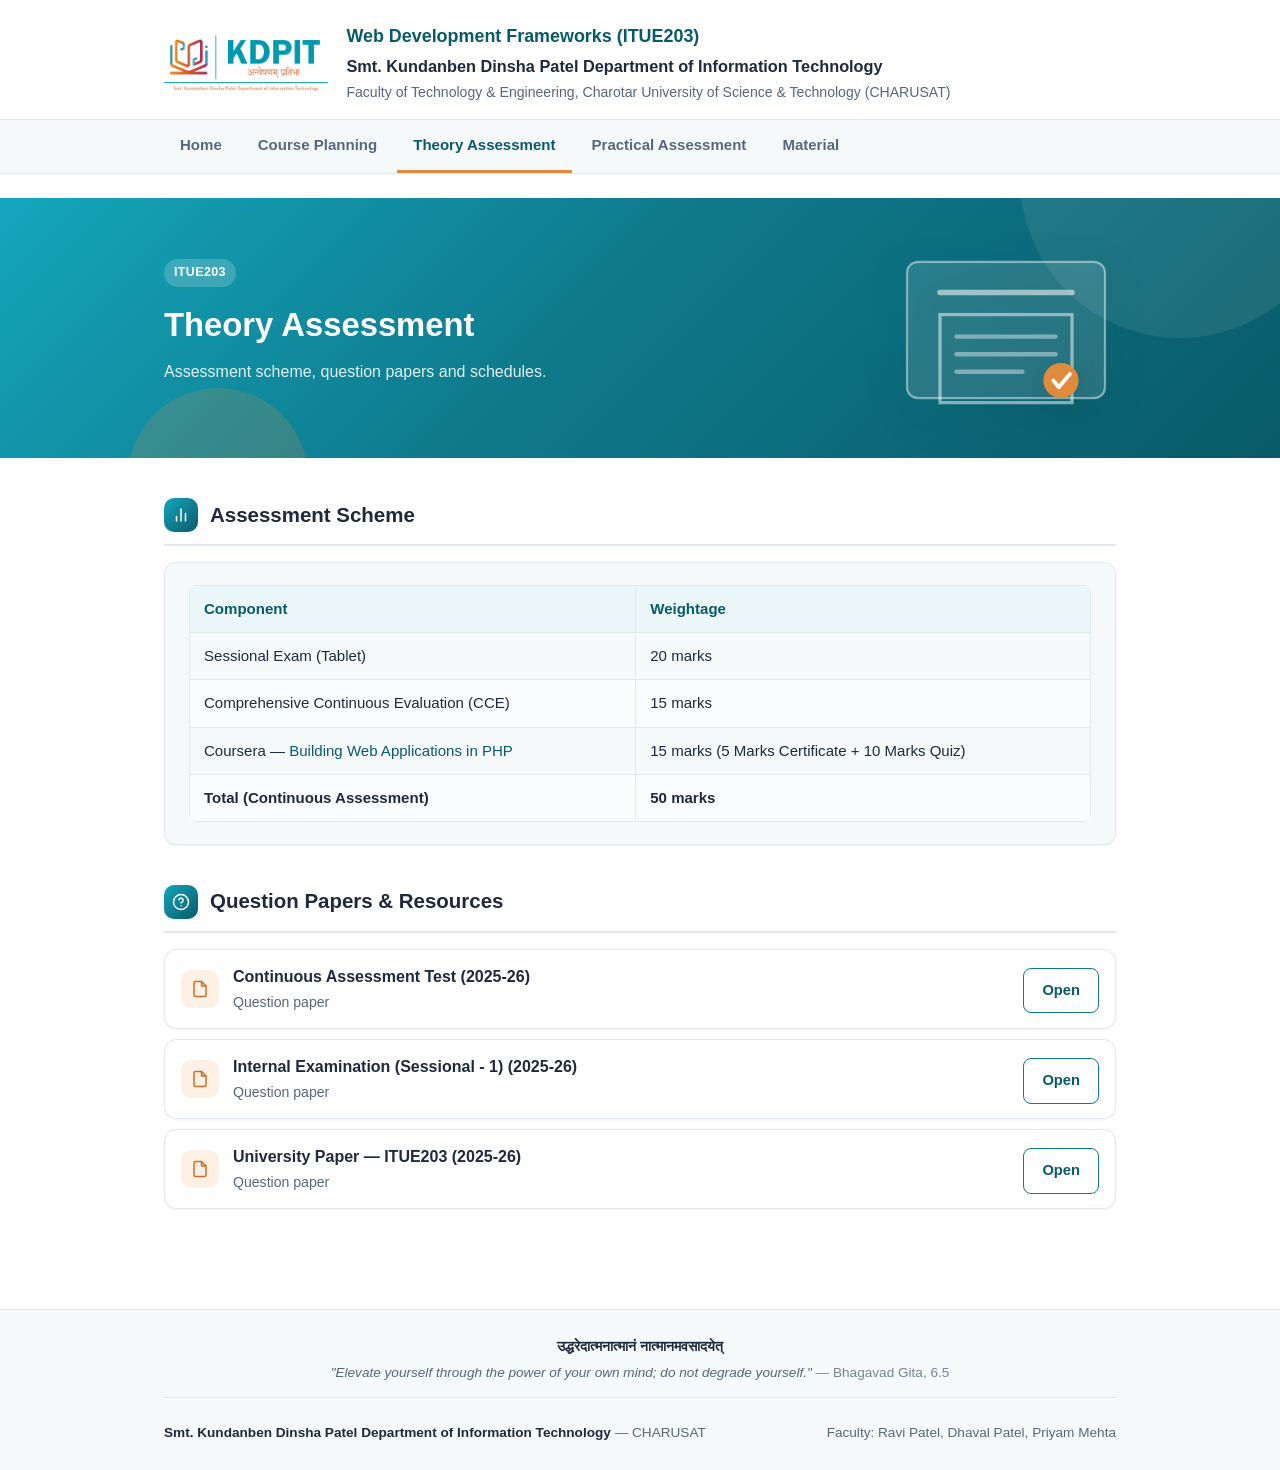
<file: theory-assessment.html>
<!DOCTYPE html>
<html lang="en">
<head>
<meta charset="UTF-8">
<meta name="viewport" content="width=device-width, initial-scale=1.0">
<title>Theory Assessment — WDF (ITUE203) | KDPIT, CHARUSAT</title>
<meta name="description" content="Theory assessment scheme, question papers and results for Web Development Frameworks (ITUE203).">
<link rel="icon" href="assets/logo.png">
<link rel="stylesheet" href="css/style.css">
</head>
<body>

<header class="site-header">
  <div class="brand-bar">
    <img src="assets/logo.png" alt="KDPIT logo" class="logo">
    <div class="brand-text">
      <p class="course-title">Web Development Frameworks (ITUE203)</p>
      <p class="dept">Smt. Kundanben Dinsha Patel Department of Information Technology</p>
      <p class="univ">Faculty of Technology &amp; Engineering, Charotar University of Science &amp; Technology (CHARUSAT)</p>
    </div>
  </div>
  <nav class="site-nav">
    <div class="container">
      <a href="index.html">Home</a>
      <a href="course-planning.html">Course Planning</a>
      <a href="theory-assessment.html" class="active">Theory Assessment</a>
      <a href="practical-assessment.html">Practical Assessment</a>
      <a href="material.html">Material</a>
    </div>
  </nav>
</header>

<main>

  <section class="page-hero">
    <div class="container hero-inner">
      <div class="hero-text">
        <span class="subject-code">ITUE203</span>
        <h1>Theory Assessment</h1>
        <p class="tagline">Assessment scheme, question papers and schedules.</p>
      </div>
      <div class="hero-art">
        <svg viewBox="0 0 200 160" xmlns="http://www.w3.org/2000/svg">
          <rect x="10" y="18" width="180" height="124" rx="10" fill="rgba(255,255,255,0.12)" stroke="rgba(255,255,255,0.45)" stroke-width="2"/>
          <line x1="40" y1="46" x2="160" y2="46" stroke="#fff" stroke-width="5" stroke-linecap="round" opacity="0.55"/>
          <rect x="40" y="66" width="120" height="80" fill="none" stroke="#fff" stroke-width="3" opacity="0.5"/>
          <line x1="55" y1="86" x2="145" y2="86" stroke="#fff" stroke-width="4" stroke-linecap="round" opacity="0.4"/>
          <line x1="55" y1="102" x2="145" y2="102" stroke="#fff" stroke-width="4" stroke-linecap="round" opacity="0.4"/>
          <line x1="55" y1="118" x2="115" y2="118" stroke="#fff" stroke-width="4" stroke-linecap="round" opacity="0.4"/>
          <circle cx="150" cy="126" r="16" fill="#e08a3e"/>
          <path d="M143 126 L148 132 L158 120" stroke="#fff" stroke-width="3.5" fill="none" stroke-linecap="round" stroke-linejoin="round"/>
        </svg>
      </div>
    </div>
  </section>

  <div class="container">

    <section class="block">
      <h2><span class="h2-icon"><svg viewBox="0 0 24 24" fill="none" stroke="currentColor" stroke-width="2" stroke-linecap="round" stroke-linejoin="round"><line x1="18" y1="20" x2="18" y2="10"/><line x1="12" y1="20" x2="12" y2="4"/><line x1="6" y1="20" x2="6" y2="14"/></svg></span>Assessment Scheme</h2>
      <div class="card">
        <div class="table-scroll">
          <table class="simple">
            <thead>
              <tr><th>Component</th><th>Weightage</th></tr>
            </thead>
            <tbody>
              <tr><td>Sessional Exam (Tablet)</td><td>20 marks</td></tr>
              <tr><td>Comprehensive Continuous Evaluation (CCE)</td><td>15 marks</td></tr>
              <tr><td>Coursera — <a href="https://www.coursera.org/learn/web-applications-php" target="_blank" rel="noopener">Building Web Applications in PHP</a></td><td>15 marks (5 Marks Certificate + 10 Marks Quiz)</td></tr>
              <tr><td><b>Total (Continuous Assessment)</b></td><td><b>50 marks</b></td></tr>
            </tbody>
          </table>
        </div>
      </div>
    </section>

    <section class="block">
      <h2><span class="h2-icon"><svg viewBox="0 0 24 24" fill="none" stroke="currentColor" stroke-width="2" stroke-linecap="round" stroke-linejoin="round"><circle cx="12" cy="12" r="10"/><path d="M9.09 9a3 3 0 0 1 5.83 1c0 2-3 3-3 3"/><line x1="12" y1="17" x2="12.01" y2="17"/></svg></span>Question Papers &amp; Resources</h2>
      <ul class="resource-list">
        <li>
          <span class="r-icon"><svg viewBox="0 0 24 24" fill="none" stroke="currentColor" stroke-width="2" stroke-linecap="round" stroke-linejoin="round"><path d="M14 2H6a2 2 0 0 0-2 2v16a2 2 0 0 0 2 2h12a2 2 0 0 0 2-2V8z"/><polyline points="14 2 14 8 20 8"/></svg></span>
          <div class="r-text">
            <div class="r-title">Continuous Assessment Test (2025-26)</div>
            <div class="r-desc">Question paper</div>
          </div>
          <a href="https://drive.google.com/file/d/16Qex3G7HW-h-NDAcjHdhuCRAMPIwNY0d/view?usp=drive_link" class="btn secondary" target="_blank" rel="noopener">Open</a>
        </li>
        <li>
          <span class="r-icon"><svg viewBox="0 0 24 24" fill="none" stroke="currentColor" stroke-width="2" stroke-linecap="round" stroke-linejoin="round"><path d="M14 2H6a2 2 0 0 0-2 2v16a2 2 0 0 0 2 2h12a2 2 0 0 0 2-2V8z"/><polyline points="14 2 14 8 20 8"/></svg></span>
          <div class="r-text">
            <div class="r-title">Internal Examination (Sessional - 1) (2025-26)</div>
            <div class="r-desc">Question paper</div>
          </div>
          <a href="https://drive.google.com/file/d/14rU2IR83Bnx680ZupG_Oh0W5N01aXM4B/view?usp=drive_link" class="btn secondary" target="_blank" rel="noopener">Open</a>
        </li>
        <li>
          <span class="r-icon"><svg viewBox="0 0 24 24" fill="none" stroke="currentColor" stroke-width="2" stroke-linecap="round" stroke-linejoin="round"><path d="M14 2H6a2 2 0 0 0-2 2v16a2 2 0 0 0 2 2h12a2 2 0 0 0 2-2V8z"/><polyline points="14 2 14 8 20 8"/></svg></span>
          <div class="r-text">
            <div class="r-title">University Paper — ITUE203 (2025-26)</div>
            <div class="r-desc">Question paper</div>
          </div>
          <a href="https://drive.google.com/file/d/14QnIbAV839TS80fP6qQ-2UuE0xdlkK4v/view?usp=drive_link" class="btn secondary" target="_blank" rel="noopener">Open</a>
        </li>
      </ul>
    </section>

  </div>
</main>

<footer class="site-footer">
  <div class="container">
    <p class="footer-quote">
      <span class="devanagari">उद्धरेदात्मनात्मानं नात्मानमवसादयेत्</span>
      "Elevate yourself through the power of your own mind; do not degrade yourself." <cite>— Bhagavad Gita, 6.5</cite>
    </p>
    <span><strong>Smt. Kundanben Dinsha Patel Department of Information Technology</strong> — CHARUSAT</span>
    <span>Faculty: Ravi Patel, Dhaval Patel, Priyam Mehta</span>
  </div>
</footer>

</body>
</html>
</file>
<file: css/style.css>
/* ============================================
   WDF Course Site — shared stylesheet
   Smt. Kundanben Dinsha Patel Department of IT
   ============================================ */

:root {
  --teal: #0f7a8c;
  --teal-dark: #095a68;
  --teal-light: #14a6bd;
  --teal-softbg: #eaf6f8;
  --orange: #e08a3e;
  --orange-dark: #c96f27;
  --orange-softbg: #fdf1e6;
  --ink: #1e293b;
  --ink-soft: #57677a;
  --border: #e2e8ee;
  --bg: #ffffff;
  --bg-soft: #f6f9fa;
  --shadow-sm: 0 1px 2px rgba(15, 42, 54, 0.06);
  --shadow-md: 0 10px 28px -12px rgba(15, 42, 54, 0.22);
  --radius: 12px;
  --radius-sm: 8px;
  --max-width: 1000px;
  --font: -apple-system, BlinkMacSystemFont, "Segoe UI", Roboto, Helvetica, Arial, sans-serif;
}

* { box-sizing: border-box; }

html { scroll-behavior: smooth; }

body {
  margin: 0;
  font-family: var(--font);
  color: var(--ink);
  background: var(--bg);
  line-height: 1.6;
  -webkit-font-smoothing: antialiased;
}

img { max-width: 100%; display: block; }

a { color: var(--teal-dark); text-decoration: none; }
a:hover { text-decoration: underline; }

.container {
  max-width: var(--max-width);
  margin: 0 auto;
  padding: 0 24px;
}

/* ---------- Site header / brand bar ---------- */

.site-header {
  border-bottom: 1px solid var(--border);
  background: var(--bg);
}

.brand-bar {
  display: flex;
  align-items: center;
  gap: 18px;
  padding: 22px 24px 16px;
  max-width: var(--max-width);
  margin: 0 auto;
}

.brand-bar img.logo {
  height: 56px;
  width: auto;
  flex-shrink: 0;
}

.brand-text .course-title {
  font-weight: 700;
  font-size: 1.12rem;
  color: var(--teal-dark);
  margin: 0 0 2px;
}

.brand-text .dept {
  font-weight: 700;
  font-size: 1.02rem;
  color: var(--ink);
  margin: 0;
}

.brand-text .univ {
  margin: 2px 0 0;
  font-size: 0.88rem;
  color: var(--ink-soft);
}

/* ---------- Navigation ---------- */

nav.site-nav {
  border-top: 1px solid var(--border);
  background: var(--bg-soft);
  position: sticky;
  top: 0;
  z-index: 10;
}

nav.site-nav .container {
  display: flex;
  flex-wrap: wrap;
  gap: 4px;
}

nav.site-nav a {
  display: inline-block;
  padding: 13px 16px;
  font-size: 0.94rem;
  font-weight: 600;
  color: var(--ink-soft);
  border-bottom: 3px solid transparent;
  transition: color 0.15s ease, background 0.15s ease;
}

nav.site-nav a:hover {
  color: var(--teal-dark);
  background: var(--teal-softbg);
  text-decoration: none;
}

nav.site-nav a.active {
  color: var(--teal-dark);
  border-bottom-color: var(--orange);
}

/* ---------- Page hero ---------- */

.page-hero {
  position: relative;
  overflow: hidden;
  background: linear-gradient(135deg, var(--teal-light) 0%, var(--teal) 45%, var(--teal-dark) 100%);
  padding: 44px 0 40px;
  margin-bottom: 8px;
}

.page-hero::before,
.page-hero::after {
  content: "";
  position: absolute;
  border-radius: 50%;
  background: rgba(255, 255, 255, 0.08);
}

.page-hero::before {
  width: 320px;
  height: 320px;
  top: -180px;
  right: -60px;
}

.page-hero::after {
  width: 180px;
  height: 180px;
  bottom: -110px;
  left: 10%;
  background: rgba(224, 138, 62, 0.18);
}

.hero-inner {
  position: relative;
  display: flex;
  align-items: center;
  justify-content: space-between;
  gap: 28px;
  flex-wrap: wrap;
}

.hero-text { flex: 1 1 320px; }

.page-hero .subject-code {
  display: inline-block;
  background: rgba(255, 255, 255, 0.18);
  color: #fff;
  font-weight: 700;
  font-size: 0.78rem;
  letter-spacing: 0.03em;
  padding: 4px 10px;
  border-radius: 999px;
  margin-bottom: 12px;
}

.page-hero h1 {
  margin: 0 0 8px;
  font-size: 2.05rem;
  color: #fff;
}

.page-hero p.tagline {
  color: rgba(255, 255, 255, 0.88);
  margin: 0 0 18px;
  max-width: 46ch;
}

.page-hero .btn {
  background: #fff;
  color: var(--teal-dark);
  box-shadow: var(--shadow-sm);
}

.page-hero .btn:hover { background: var(--orange-softbg); color: var(--orange-dark); }

.hero-art {
  flex: 0 0 auto;
  width: 220px;
  filter: drop-shadow(0 12px 22px rgba(3, 30, 38, 0.28));
}

.hero-art svg { width: 100%; height: auto; display: block; }

/* ---------- Main content ---------- */

main { padding: 24px 0 60px; }

section.block {
  margin: 40px 0;
}

section.block h2 {
  display: flex;
  align-items: center;
  gap: 12px;
  font-size: 1.28rem;
  margin: 0 0 16px;
  padding-bottom: 12px;
  color: var(--ink);
  border-bottom: 2px solid var(--border);
}

.h2-icon {
  display: inline-flex;
  align-items: center;
  justify-content: center;
  width: 34px;
  height: 34px;
  border-radius: 10px;
  background: linear-gradient(135deg, var(--teal-light), var(--teal-dark));
  color: #fff;
  flex-shrink: 0;
  box-shadow: var(--shadow-sm);
}

.h2-icon svg { width: 18px; height: 18px; }

.card {
  background: var(--bg-soft);
  border: 1px solid var(--border);
  border-radius: var(--radius);
  padding: 22px 24px;
  box-shadow: var(--shadow-sm);
}

.two-col {
  display: grid;
  grid-template-columns: repeat(2, 1fr);
  gap: 16px;
  align-items: start;
}

ul.co-list {
  margin: 0;
  padding-left: 20px;
}

ul.co-list li { margin-bottom: 10px; }
ul.co-list li:last-child { margin-bottom: 0; }

ul.co-list b { color: var(--teal-dark); }

/* ---------- Buttons / links ---------- */

.btn {
  display: inline-block;
  background: var(--teal);
  color: #fff;
  font-weight: 600;
  font-size: 0.92rem;
  padding: 10px 18px;
  border-radius: var(--radius-sm);
  margin-top: 4px;
  transition: background 0.15s ease, transform 0.15s ease, box-shadow 0.15s ease;
}

.btn:hover { background: var(--teal-dark); text-decoration: none; transform: translateY(-1px); box-shadow: var(--shadow-md); }

.btn.secondary {
  background: #fff;
  color: var(--teal-dark);
  border: 1px solid var(--teal);
}

.btn.secondary:hover { background: var(--teal-softbg); box-shadow: none; }

/* ---------- Tables ---------- */

.table-scroll {
  width: 100%;
  overflow-x: auto;
  -webkit-overflow-scrolling: touch;
}

table.simple {
  width: 100%;
  min-width: 420px;
  border-collapse: collapse;
  font-size: 0.94rem;
  overflow: hidden;
  border-radius: var(--radius-sm);
}

table.simple th, table.simple td {
  border: 1px solid var(--border);
  padding: 11px 14px;
  text-align: left;
}

table.simple th {
  background: var(--teal-softbg);
  font-weight: 700;
  color: var(--teal-dark);
}

table.simple tr:nth-child(even) td { background: #fbfcfd; }
table.simple tr:hover td { background: var(--orange-softbg); }

/* ---------- Resource / material list ---------- */

.resource-list {
  list-style: none;
  margin: 0;
  padding: 0;
  display: grid;
  gap: 10px;
}

.resource-list li {
  border: 1px solid var(--border);
  border-radius: var(--radius);
  padding: 14px 16px;
  display: flex;
  align-items: center;
  gap: 14px;
  flex-wrap: wrap;
  background: #fff;
  box-shadow: var(--shadow-sm);
  transition: box-shadow 0.15s ease, transform 0.15s ease;
}

.resource-list li:hover { box-shadow: var(--shadow-md); transform: translateY(-1px); }

.resource-list .r-icon {
  display: inline-flex;
  align-items: center;
  justify-content: center;
  width: 38px;
  height: 38px;
  border-radius: 10px;
  background: var(--orange-softbg);
  color: var(--orange-dark);
  flex-shrink: 0;
}

.resource-list .r-icon svg { width: 18px; height: 18px; }

.resource-list .r-text { flex: 1 1 auto; min-width: 0; }

.resource-list .r-title { font-weight: 600; overflow-wrap: anywhere; }
.resource-list .r-desc { color: var(--ink-soft); font-size: 0.88rem; margin-top: 2px; overflow-wrap: anywhere; }

.placeholder-note {
  font-size: 0.85rem;
  color: var(--orange-dark);
  background: var(--orange-softbg);
  border: 1px dashed #eec8a3;
  padding: 10px 14px;
  border-radius: var(--radius-sm);
  margin-bottom: 16px;
}

/* ---------- Faculty cards ---------- */

.faculty-grid {
  display: grid;
  grid-template-columns: repeat(auto-fit, minmax(220px, 1fr));
  gap: 16px;
}

.faculty-card {
  border: 1px solid var(--border);
  border-radius: var(--radius);
  padding: 22px 18px;
  text-align: center;
  background: #fff;
  box-shadow: var(--shadow-sm);
  transition: box-shadow 0.15s ease, transform 0.15s ease;
}

.faculty-card:hover { box-shadow: var(--shadow-md); transform: translateY(-2px); }

.faculty-card .avatar {
  width: 68px;
  height: 68px;
  border-radius: 50%;
  background: linear-gradient(135deg, var(--teal-light), var(--orange));
  margin: 0 auto 14px;
  display: flex;
  align-items: center;
  justify-content: center;
  color: #fff;
  font-weight: 700;
  font-size: 1.25rem;
  box-shadow: var(--shadow-sm);
}

.faculty-card h3 {
  margin: 0 0 4px;
  font-size: 1.02rem;
}

.faculty-card p {
  margin: 0;
  font-size: 0.85rem;
  color: var(--ink-soft);
}

/* ---------- Footer ---------- */

footer.site-footer {
  border-top: 1px solid var(--border);
  background: var(--bg-soft);
  padding: 26px 0;
  font-size: 0.85rem;
  color: var(--ink-soft);
}

footer.site-footer .container {
  display: flex;
  flex-wrap: wrap;
  justify-content: space-between;
  gap: 10px;
}

footer.site-footer strong { color: var(--ink); }

footer.site-footer .footer-quote {
  flex-basis: 100%;
  margin: 0 0 14px;
  padding-bottom: 14px;
  border-bottom: 1px solid var(--border);
  text-align: center;
  font-style: italic;
}

footer.site-footer .footer-quote .devanagari {
  display: block;
  font-style: normal;
  font-weight: 600;
  color: var(--ink);
  margin-bottom: 4px;
}

footer.site-footer .footer-quote cite {
  font-style: normal;
  opacity: 0.8;
}

/* ---------- Responsive ---------- */

@media (max-width: 760px) {
  .hero-art { display: none; }
}

@media (max-width: 640px) {
  .brand-bar { padding: 18px 20px 12px; gap: 12px; }
  .brand-bar img.logo { height: 44px; }
  .two-col { grid-template-columns: 1fr; }
  .brand-text .course-title { font-size: 1rem; }
  .brand-text .dept { font-size: 0.9rem; }
  .page-hero { padding: 34px 0 30px; }
  .page-hero h1 { font-size: 1.5rem; }
  section.block h2 { font-size: 1.12rem; }
  .h2-icon { width: 30px; height: 30px; }
  .h2-icon svg { width: 16px; height: 16px; }
  nav.site-nav a { padding: 11px 12px; font-size: 0.88rem; }
}

@media (max-width: 400px) {
  .container { padding: 0 16px; }
  .card { padding: 16px 16px; }
  .resource-list li { padding: 12px; }
}
</file>
